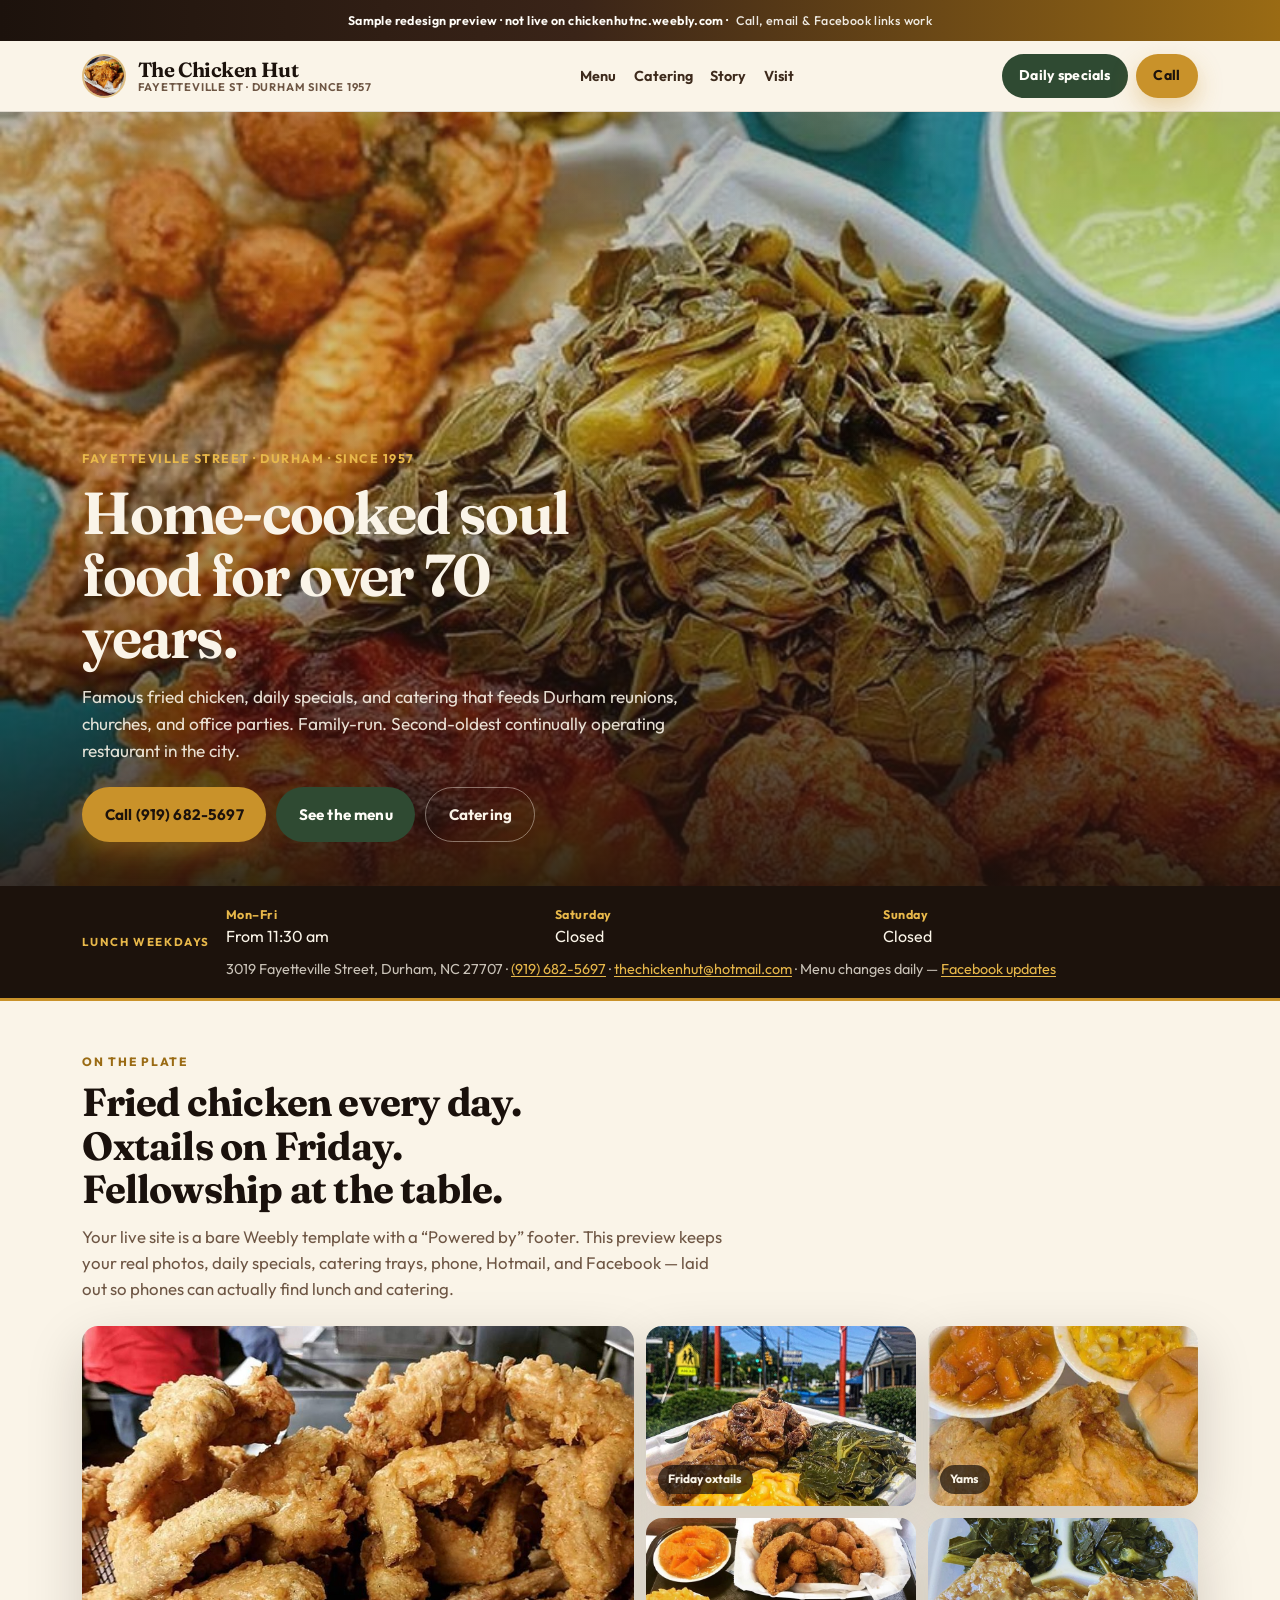
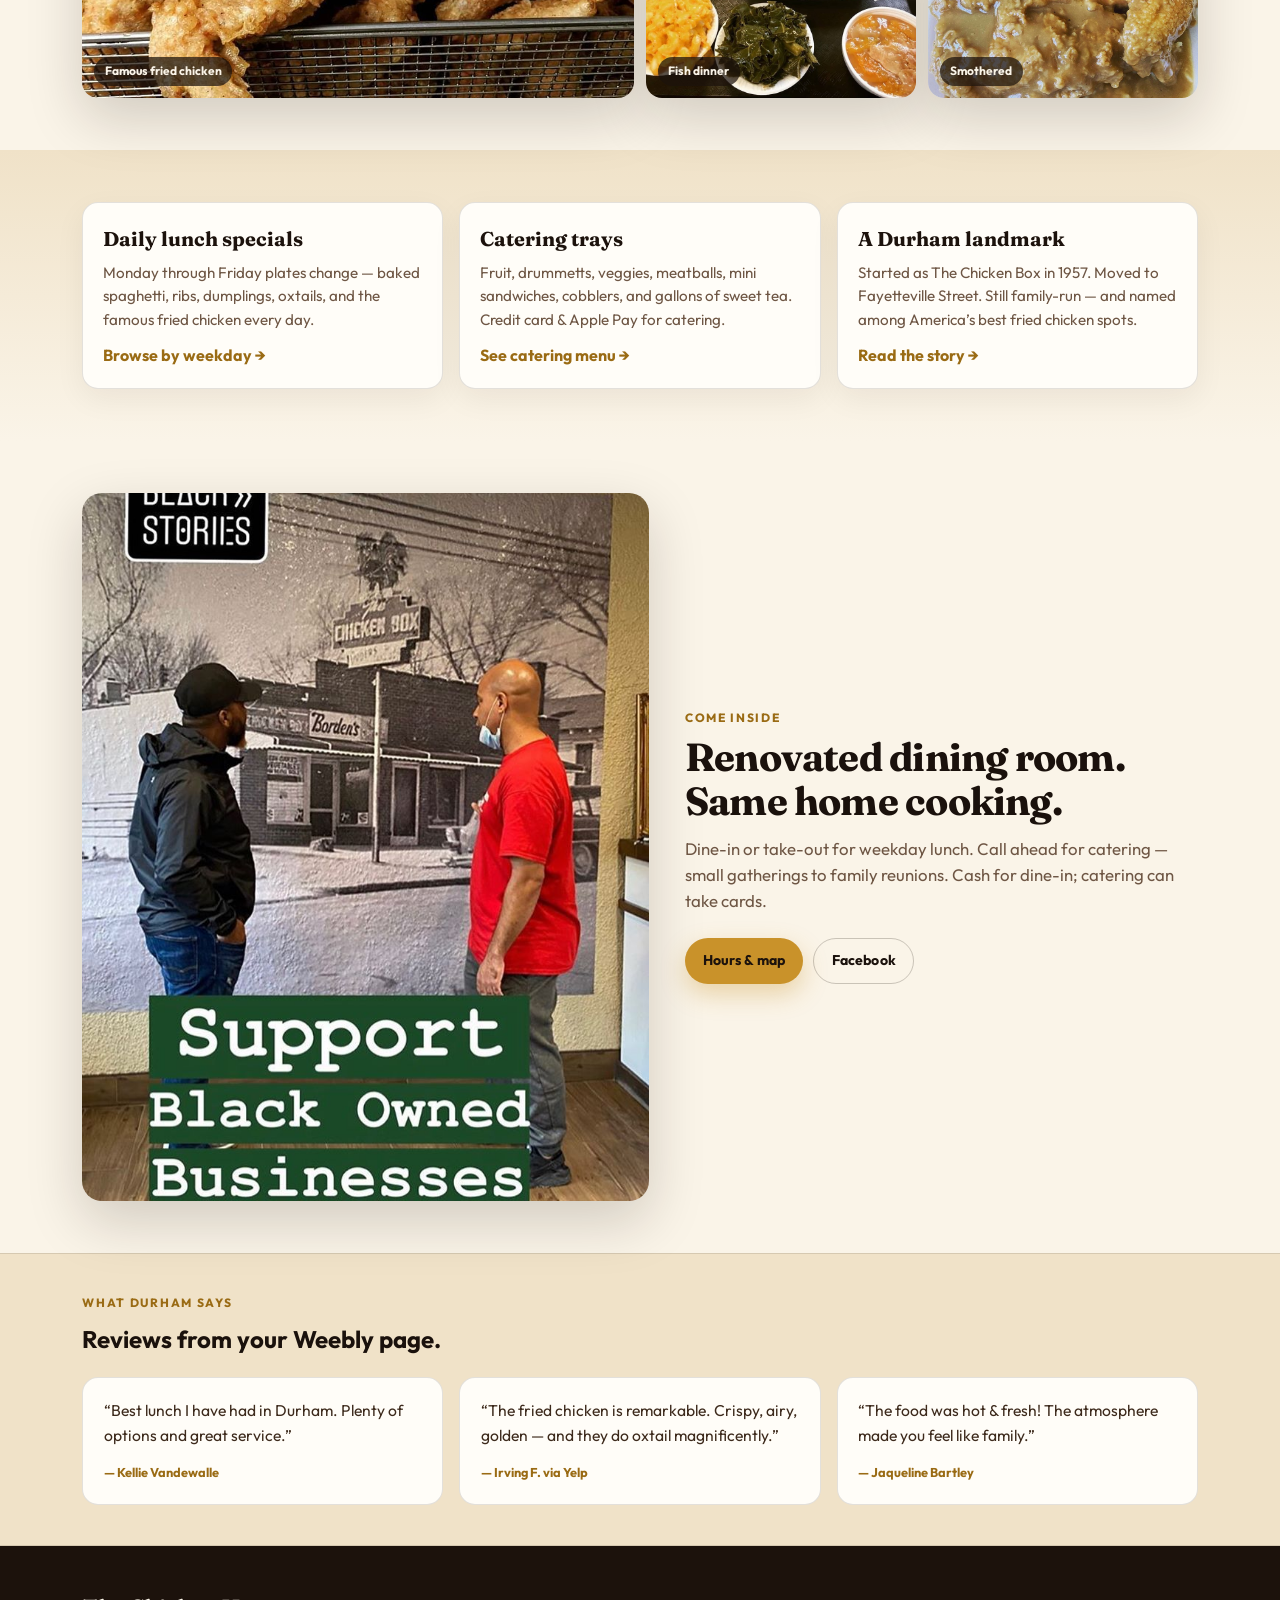
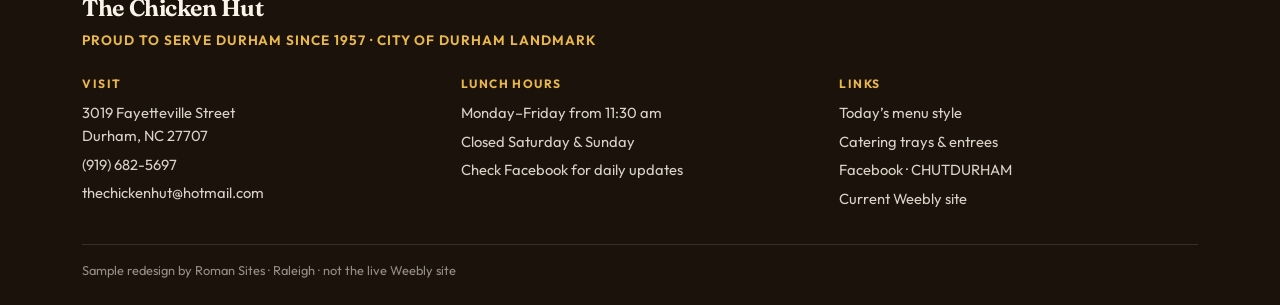
<file: index.html>
<!DOCTYPE html>
<html lang="en">
<head>
  <meta charset="utf-8" />
  <meta name="viewport" content="width=device-width, initial-scale=1" />
  <title>The Chicken Hut · Durham since 1957</title>
  <meta name="description" content="Soul food landmark on Fayetteville Street — famous fried chicken, daily specials, and catering since 1957." />
  <link rel="preconnect" href="https://fonts.googleapis.com" />
  <link rel="preconnect" href="https://fonts.gstatic.com" crossorigin />
  <link href="https://fonts.googleapis.com/css2?family=Fraunces:opsz,wght@9..144,500;9..144,650;9..144,700&family=Outfit:wght@400;500;600;700;800&display=swap" rel="stylesheet" />
  <link rel="stylesheet" href="assets/styles.css" />
</head>
<body>
  <div class="preview-banner" role="status">Sample redesign preview · not live on chickenhutnc.weebly.com · <span>Call, email &amp; Facebook links work</span></div>
  <header class="site-header">
    <div class="nav-inner">
      <a class="brand" href="index.html">
        <img class="brand-mark" src="assets/logo-mark.png" alt="The Chicken Hut logo" width="44" height="44" />
        <span class="brand-text"><span class="brand-name">The Chicken Hut</span><span class="brand-tag">Fayetteville St · Durham since 1957</span></span>
      </a>
      <nav class="nav-links" aria-label="Primary">
        <a href="menu.html">Menu</a>
        <a href="catering.html">Catering</a>
        <a href="story.html">Story</a>
        <a href="visit.html">Visit</a>
      </nav>
      <div class="nav-ctas">
        <a class="btn btn-secondary" href="https://www.facebook.com/CHUTDURHAM" target="_blank" rel="noopener">Daily specials</a>
        <a class="btn btn-primary" href="tel:9196825697">Call</a>
        <button class="nav-toggle" type="button" data-nav-toggle aria-expanded="false" aria-controls="mobile-nav" aria-label="Open menu"><span></span></button>
      </div>
    </div>
    <div class="mobile-panel" id="mobile-nav" data-mobile-panel>
      <a href="menu.html">Menu</a>
      <a href="catering.html">Catering</a>
      <a href="story.html">Story</a>
      <a href="visit.html">Visit</a>
      <a href="https://www.facebook.com/CHUTDURHAM" target="_blank" rel="noopener">Facebook specials</a>
      <a href="mailto:thechickenhut@hotmail.com">thechickenhut@hotmail.com</a>
      <div class="mobile-ctas">
        <a class="btn btn-secondary" href="https://www.facebook.com/CHUTDURHAM" target="_blank" rel="noopener">Facebook</a>
        <a class="btn btn-primary" href="tel:9196825697">Call</a>
      </div>
    </div>
  </header>

<main>
  <section class="hero">
    <div class="hero-media" aria-hidden="true"><img src="assets/hero-food.jpg" alt="" width="780" height="960" fetchpriority="high" /></div>
    <div class="hero-shade" aria-hidden="true"></div>
    <div class="hero-content">
      <p class="eyebrow">Fayetteville Street · Durham · since 1957</p>
      <h1>Home-cooked soul food for over 70 years.</h1>
      <p class="hero-lead">Famous fried chicken, daily specials, and catering that feeds Durham reunions, churches, and office parties. Family-run. Second-oldest continually operating restaurant in the city.</p>
      <div class="hero-actions">
        <a class="btn btn-primary btn-lg" href="tel:9196825697">Call (919) 682-5697</a>
        <a class="btn btn-secondary btn-lg" href="menu.html">See the menu</a>
        <a class="btn btn-ghost btn-lg btn-on-dark" href="catering.html">Catering</a>
      </div>
    </div>
  </section>
  <aside class="hours-strip" aria-label="Hours">
    <div class="hours-strip-inner">
      <div class="hours-label">Lunch weekdays</div>
      <div>
        <div class="hours-grid">
          <div><strong>Mon–Fri</strong>From 11:30 am</div>
          <div><strong>Saturday</strong>Closed</div>
          <div><strong>Sunday</strong>Closed</div>
        </div>
        <p class="hours-note">3019 Fayetteville Street, Durham, NC 27707 · <a href="tel:9196825697">(919) 682-5697</a> · <a href="mailto:thechickenhut@hotmail.com">thechickenhut@hotmail.com</a> · Menu changes daily — <a href="https://www.facebook.com/CHUTDURHAM" target="_blank" rel="noopener">Facebook updates</a></p>
      </div>
    </div>
  </aside>
  <section class="section">
    <div class="section-inner">
      <p class="section-kicker">On the plate</p>
      <h2>Fried chicken every day. Oxtails on Friday. Fellowship at the table.</h2>
      <p class="section-lead">Your live site is a bare Weebly template with a “Powered by” footer. This preview keeps your real photos, daily specials, catering trays, phone, Hotmail, and Facebook — laid out so phones can actually find lunch and catering.</p>
      <div class="photo-mosaic-grid">
        <div class="tile"><img src="assets/chicken-menu.jpg" alt="Famous fried chicken plate" /><span class="tile-caption">Famous fried chicken</span></div>
        <div class="tile"><img src="assets/oxtails.jpg" alt="Oxtails special" /><span class="tile-caption">Friday oxtails</span></div>
        <div class="tile"><img src="assets/yams.jpg" alt="Candied yams" /><span class="tile-caption">Yams</span></div>
        <div class="tile"><img src="assets/fish-dinner.jpg" alt="Fish dinner" /><span class="tile-caption">Fish dinner</span></div>
        <div class="tile"><img src="assets/smothered.jpg" alt="Smothered chicken" /><span class="tile-caption">Smothered</span></div>
      </div>
    </div>
  </section>
  <section class="section section-alt">
    <div class="section-inner">
      <div class="feature-grid">
        <article class="feature-card">
          <h3>Daily lunch specials</h3>
          <p>Monday through Friday plates change — baked spaghetti, ribs, dumplings, oxtails, and the famous fried chicken every day.</p>
          <a href="menu.html">Browse by weekday →</a>
        </article>
        <article class="feature-card">
          <h3>Catering trays</h3>
          <p>Fruit, drummetts, veggies, meatballs, mini sandwiches, cobblers, and gallons of sweet tea. Credit card &amp; Apple Pay for catering.</p>
          <a href="catering.html">See catering menu →</a>
        </article>
        <article class="feature-card">
          <h3>A Durham landmark</h3>
          <p>Started as The Chicken Box in 1957. Moved to Fayetteville Street. Still family-run — and named among America’s best fried chicken spots.</p>
          <a href="story.html">Read the story →</a>
        </article>
      </div>
    </div>
  </section>
  <section class="section">
    <div class="section-inner split">
      <div class="split-media"><img src="assets/interior.jpg" alt="Inside The Chicken Hut dining room" width="768" height="960" /></div>
      <div>
        <p class="section-kicker">Come inside</p>
        <h2>Renovated dining room. Same home cooking.</h2>
        <p class="section-lead">Dine-in or take-out for weekday lunch. Call ahead for catering — small gatherings to family reunions. Cash for dine-in; catering can take cards.</p>
        <div class="hero-actions">
          <a class="btn btn-primary" href="visit.html">Hours &amp; map</a>
          <a class="btn btn-ghost" href="https://www.facebook.com/CHUTDURHAM" target="_blank" rel="noopener">Facebook</a>
        </div>
      </div>
    </div>
  </section>
  <section class="quote-band">
    <div class="section-inner">
      <p class="section-kicker">What Durham says</p>
      <h2 style="margin-bottom:1.2rem">Reviews from your Weebly page.</h2>
      <div class="quote-grid">
        <blockquote class="quote-card"><p>“Best lunch I have had in Durham. Plenty of options and great service.”</p><cite>— Kellie Vandewalle</cite></blockquote>
        <blockquote class="quote-card"><p>“The fried chicken is remarkable. Crispy, airy, golden — and they do oxtail magnificently.”</p><cite>— Irving F. via Yelp</cite></blockquote>
        <blockquote class="quote-card"><p>“The food was hot &amp; fresh! The atmosphere made you feel like family.”</p><cite>— Jaqueline Bartley</cite></blockquote>
      </div>
    </div>
  </section>

</main>
  <footer class="site-footer">
    <div class="footer-inner">
      <div class="footer-brand">
        <div class="brand-name">The Chicken Hut</div>
        <div class="brand-tag">Proud to serve Durham since 1957 · City of Durham Landmark</div>
      </div>
      <div class="footer-cols">
        <div>
          <h4>Visit</h4>
          <p>3019 Fayetteville Street<br>Durham, NC 27707</p>
          <a href="tel:9196825697">(919) 682-5697</a>
          <a href="mailto:thechickenhut@hotmail.com">thechickenhut@hotmail.com</a>
        </div>
        <div>
          <h4>Lunch hours</h4>
          <p>Monday–Friday from 11:30 am</p>
          <p>Closed Saturday &amp; Sunday</p>
          <p>Check Facebook for daily updates</p>
        </div>
        <div>
          <h4>Links</h4>
          <a href="menu.html">Today’s menu style</a>
          <a href="catering.html">Catering trays &amp; entrees</a>
          <a href="https://www.facebook.com/CHUTDURHAM" target="_blank" rel="noopener">Facebook · CHUTDURHAM</a>
          <a href="https://chickenhutnc.weebly.com/" target="_blank" rel="noopener">Current Weebly site</a>
        </div>
      </div>
      <div class="footer-bottom">Sample redesign by Roman Sites · Raleigh · not the live Weebly site</div>
    </div>
  </footer>
  <script src="assets/site.js"></script>
</body>
</html>
</file>
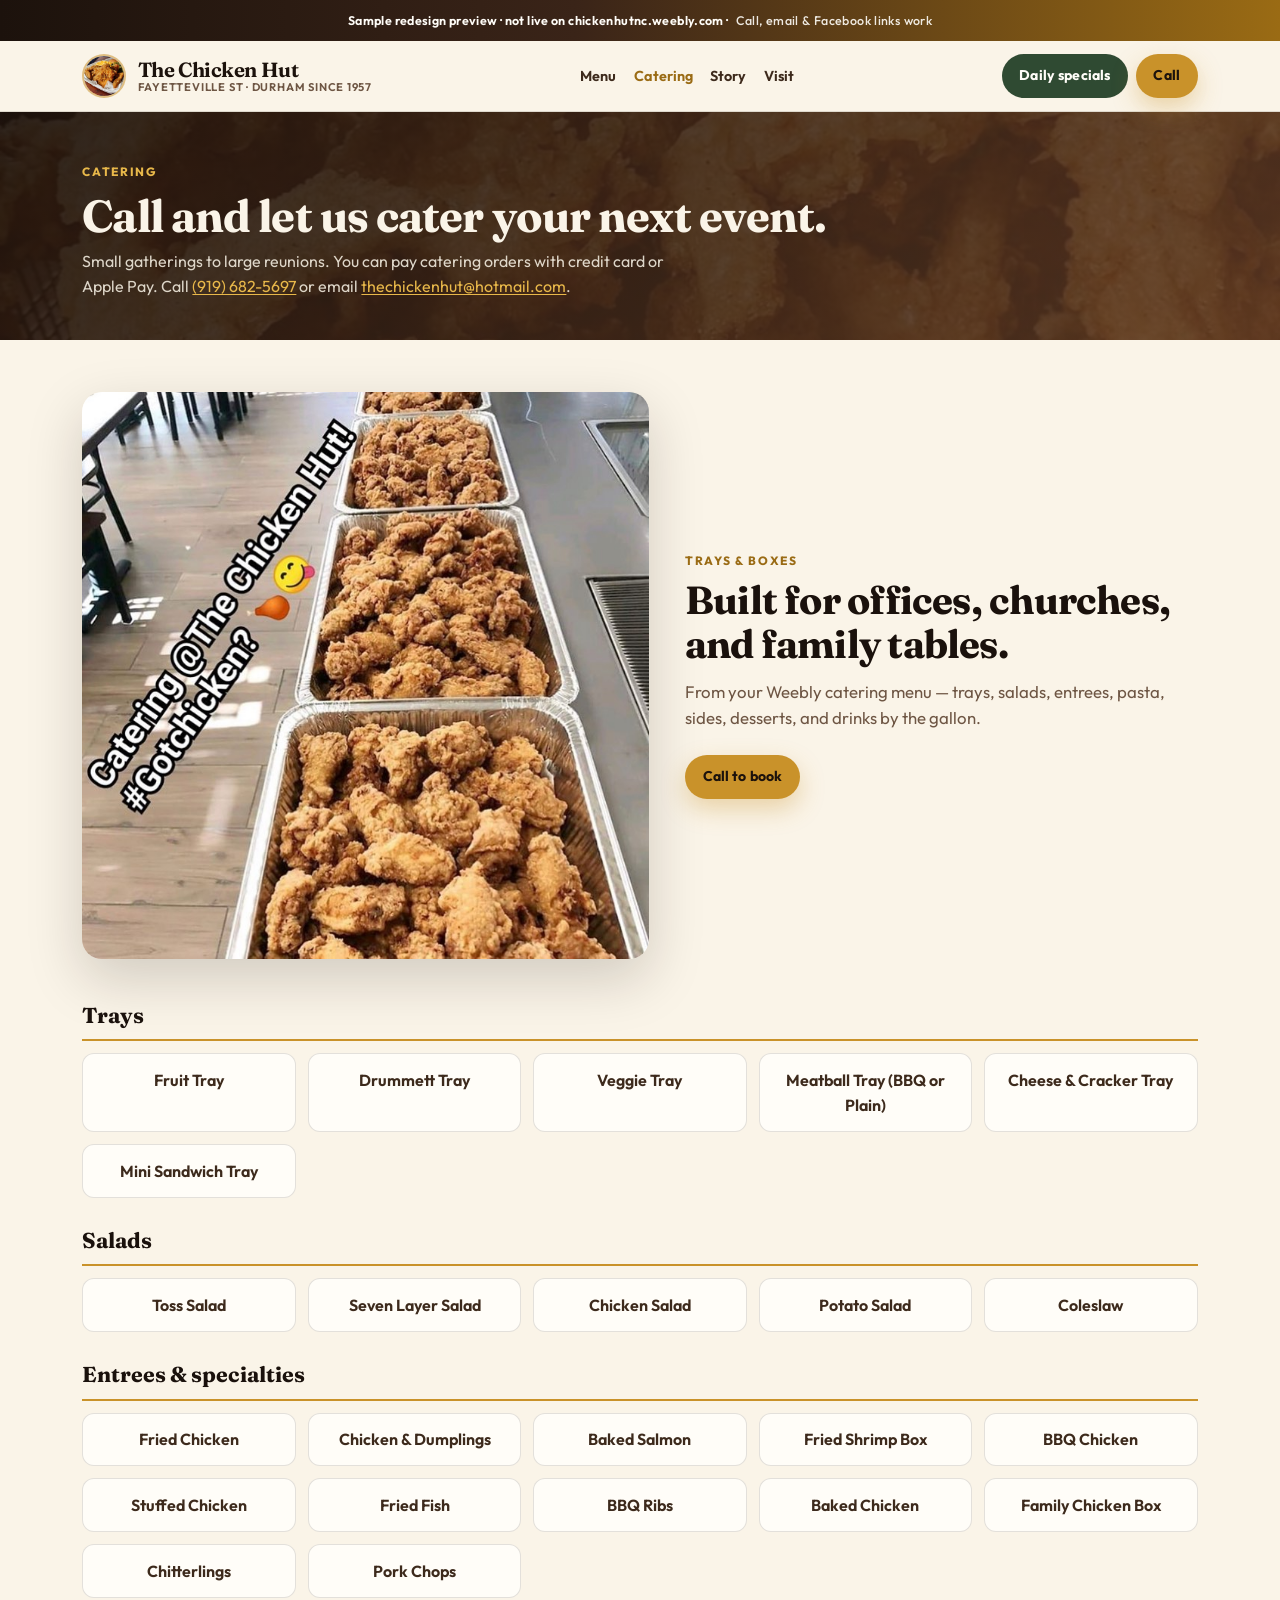
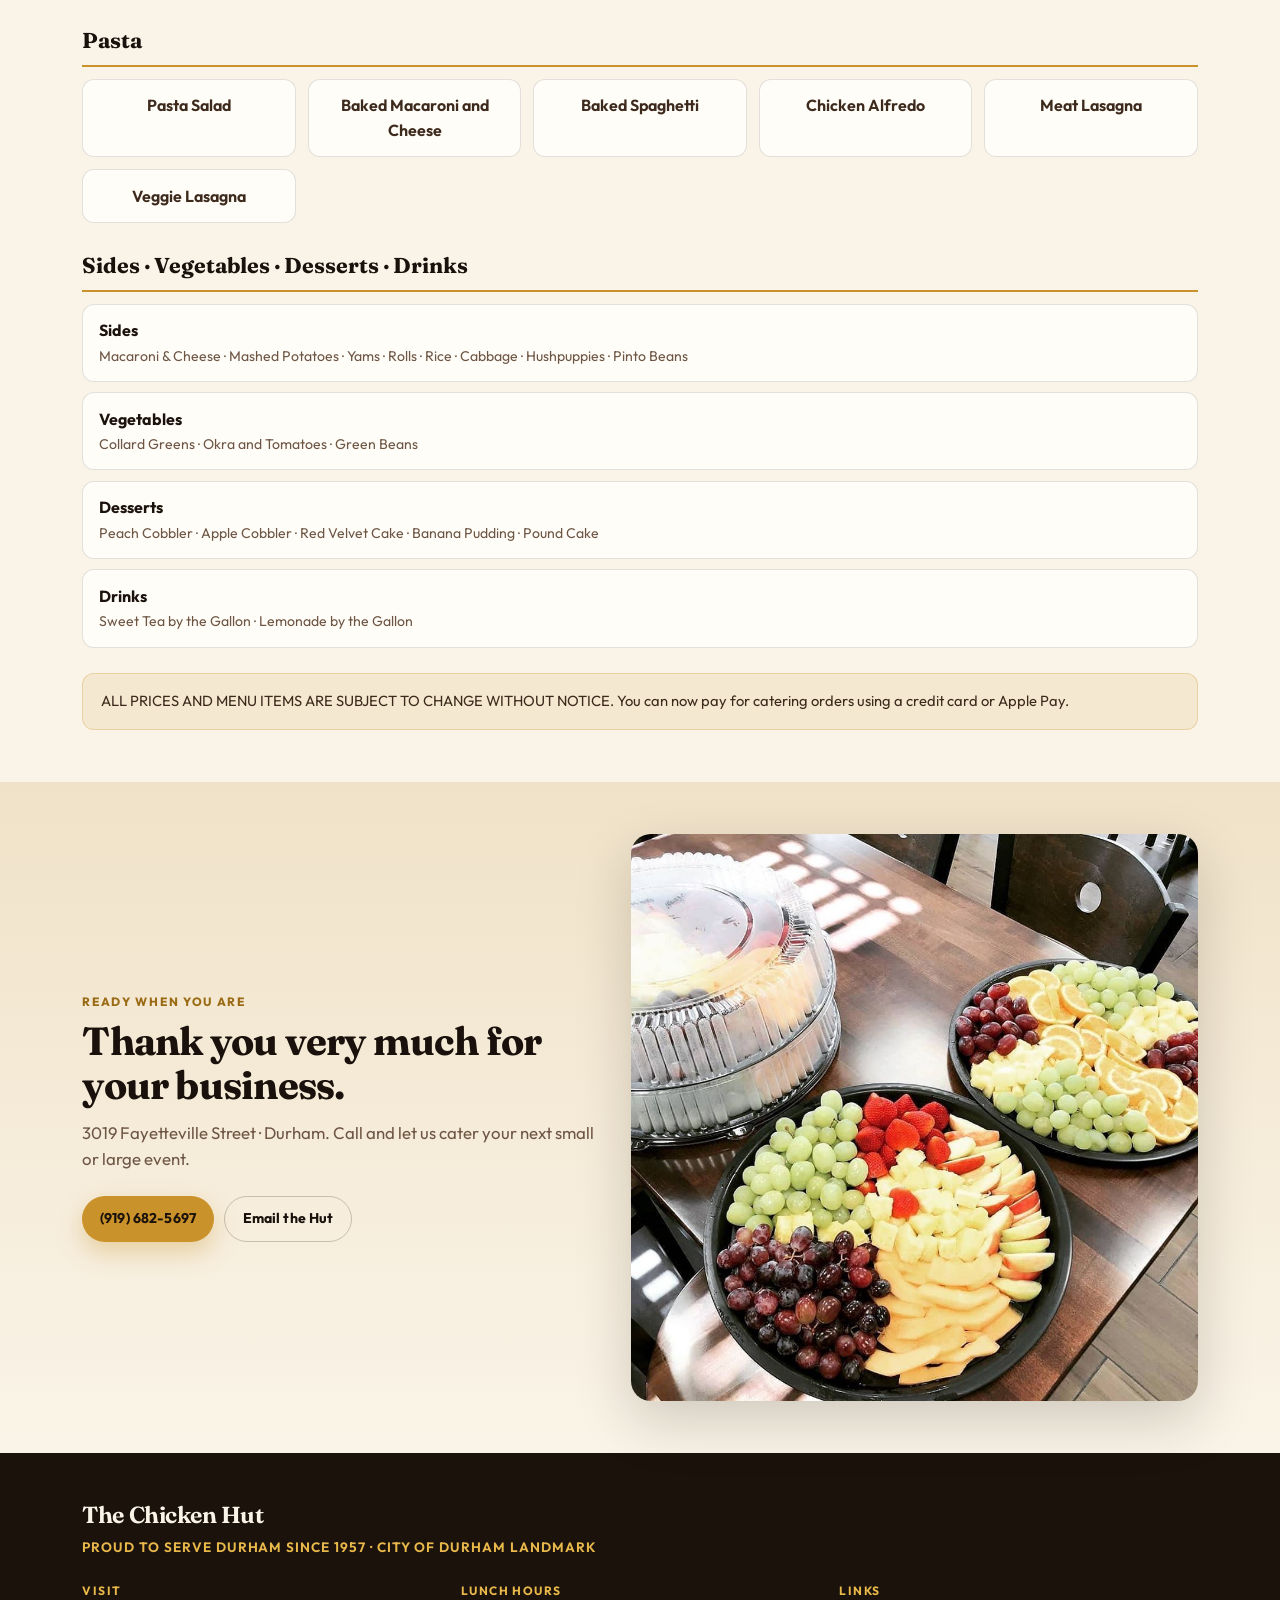
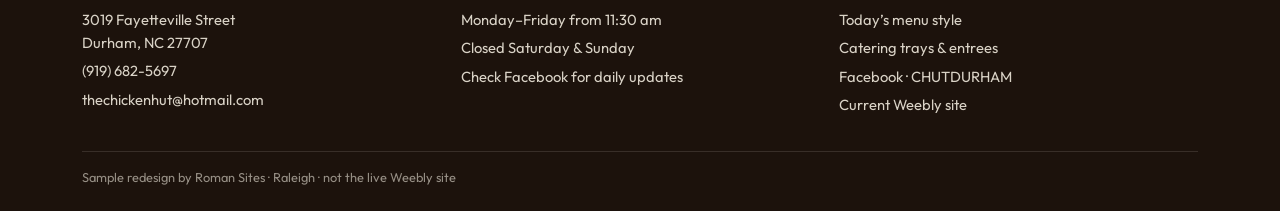
<file: catering.html>
<!DOCTYPE html>
<html lang="en">
<head>
  <meta charset="utf-8" />
  <meta name="viewport" content="width=device-width, initial-scale=1" />
  <title>Catering · The Chicken Hut Durham</title>
  <meta name="description" content="Catering trays, entrees, sides, and desserts from The Chicken Hut in Durham." />
  <link rel="preconnect" href="https://fonts.googleapis.com" />
  <link rel="preconnect" href="https://fonts.gstatic.com" crossorigin />
  <link href="https://fonts.googleapis.com/css2?family=Fraunces:opsz,wght@9..144,500;9..144,650;9..144,700&family=Outfit:wght@400;500;600;700;800&display=swap" rel="stylesheet" />
  <link rel="stylesheet" href="assets/styles.css" />
</head>
<body>
  <div class="preview-banner" role="status">Sample redesign preview · not live on chickenhutnc.weebly.com · <span>Call, email &amp; Facebook links work</span></div>
  <header class="site-header">
    <div class="nav-inner">
      <a class="brand" href="index.html">
        <img class="brand-mark" src="assets/logo-mark.png" alt="The Chicken Hut logo" width="44" height="44" />
        <span class="brand-text"><span class="brand-name">The Chicken Hut</span><span class="brand-tag">Fayetteville St · Durham since 1957</span></span>
      </a>
      <nav class="nav-links" aria-label="Primary">
        <a href="menu.html">Menu</a>
        <a href="catering.html" aria-current="page">Catering</a>
        <a href="story.html">Story</a>
        <a href="visit.html">Visit</a>
      </nav>
      <div class="nav-ctas">
        <a class="btn btn-secondary" href="https://www.facebook.com/CHUTDURHAM" target="_blank" rel="noopener">Daily specials</a>
        <a class="btn btn-primary" href="tel:9196825697">Call</a>
        <button class="nav-toggle" type="button" data-nav-toggle aria-expanded="false" aria-controls="mobile-nav" aria-label="Open menu"><span></span></button>
      </div>
    </div>
    <div class="mobile-panel" id="mobile-nav" data-mobile-panel>
      <a href="menu.html">Menu</a>
      <a href="catering.html">Catering</a>
      <a href="story.html">Story</a>
      <a href="visit.html">Visit</a>
      <a href="https://www.facebook.com/CHUTDURHAM" target="_blank" rel="noopener">Facebook specials</a>
      <a href="mailto:thechickenhut@hotmail.com">thechickenhut@hotmail.com</a>
      <div class="mobile-ctas">
        <a class="btn btn-secondary" href="https://www.facebook.com/CHUTDURHAM" target="_blank" rel="noopener">Facebook</a>
        <a class="btn btn-primary" href="tel:9196825697">Call</a>
      </div>
    </div>
  </header>

<main>
  <header class="page-hero"><div class="page-hero-inner">
    <p class="section-kicker" style="color:var(--amber)">Catering</p>
    <h1>Call and let us cater your next event.</h1>
    <p>Small gatherings to large reunions. You can pay catering orders with credit card or Apple Pay. Call <a href="tel:9196825697">(919) 682-5697</a> or email <a href="mailto:thechickenhut@hotmail.com">thechickenhut@hotmail.com</a>.</p>
  </div></header>
  <section class="section"><div class="section-inner">
    <div class="split" style="margin-bottom:2.5rem">
      <div class="split-media"><img src="assets/catering.jpg" alt="Catering trays from The Chicken Hut" width="750" height="750" /></div>
      <div>
        <p class="section-kicker">Trays &amp; boxes</p>
        <h2>Built for offices, churches, and family tables.</h2>
        <p class="section-lead">From your Weebly catering menu — trays, salads, entrees, pasta, sides, desserts, and drinks by the gallon.</p>
        <a class="btn btn-primary" href="tel:9196825697">Call to book</a>
      </div>
    </div>
    <div class="menu-section"><h3>Trays</h3>
      <div class="cater-grid">
        <div class="cater-chip">Fruit Tray</div>
        <div class="cater-chip">Drummett Tray</div>
        <div class="cater-chip">Veggie Tray</div>
        <div class="cater-chip">Meatball Tray (BBQ or Plain)</div>
        <div class="cater-chip">Cheese &amp; Cracker Tray</div>
        <div class="cater-chip">Mini Sandwich Tray</div>
      </div>
    </div>
    <div class="menu-section"><h3>Salads</h3>
      <div class="cater-grid">
        <div class="cater-chip">Toss Salad</div>
        <div class="cater-chip">Seven Layer Salad</div>
        <div class="cater-chip">Chicken Salad</div>
        <div class="cater-chip">Potato Salad</div>
        <div class="cater-chip">Coleslaw</div>
      </div>
    </div>
    <div class="menu-section"><h3>Entrees &amp; specialties</h3>
      <div class="cater-grid">
        <div class="cater-chip">Fried Chicken</div>
        <div class="cater-chip">Chicken &amp; Dumplings</div>
        <div class="cater-chip">Baked Salmon</div>
        <div class="cater-chip">Fried Shrimp Box</div>
        <div class="cater-chip">BBQ Chicken</div>
        <div class="cater-chip">Stuffed Chicken</div>
        <div class="cater-chip">Fried Fish</div>
        <div class="cater-chip">BBQ Ribs</div>
        <div class="cater-chip">Baked Chicken</div>
        <div class="cater-chip">Family Chicken Box</div>
        <div class="cater-chip">Chitterlings</div>
        <div class="cater-chip">Pork Chops</div>
      </div>
    </div>
    <div class="menu-section"><h3>Pasta</h3>
      <div class="cater-grid">
        <div class="cater-chip">Pasta Salad</div>
        <div class="cater-chip">Baked Macaroni and Cheese</div>
        <div class="cater-chip">Baked Spaghetti</div>
        <div class="cater-chip">Chicken Alfredo</div>
        <div class="cater-chip">Meat Lasagna</div>
        <div class="cater-chip">Veggie Lasagna</div>
      </div>
    </div>
    <div class="menu-section"><h3>Sides · Vegetables · Desserts · Drinks</h3>
      <div class="menu-list">
        <div class="menu-item"><h4>Sides</h4><p>Macaroni &amp; Cheese · Mashed Potatoes · Yams · Rolls · Rice · Cabbage · Hushpuppies · Pinto Beans</p></div>
        <div class="menu-item"><h4>Vegetables</h4><p>Collard Greens · Okra and Tomatoes · Green Beans</p></div>
        <div class="menu-item"><h4>Desserts</h4><p>Peach Cobbler · Apple Cobbler · Red Velvet Cake · Banana Pudding · Pound Cake</p></div>
        <div class="menu-item"><h4>Drinks</h4><p>Sweet Tea by the Gallon · Lemonade by the Gallon</p></div>
      </div>
    </div>
    <p class="menu-note">ALL PRICES AND MENU ITEMS ARE SUBJECT TO CHANGE WITHOUT NOTICE. You can now pay for catering orders using a credit card or Apple Pay.</p>
  </div></section>
  <section class="section section-alt"><div class="section-inner">
    <div class="split reverse">
      <div class="split-media"><img src="assets/fruit.jpg" alt="Fruit tray catering" width="960" height="960" /></div>
      <div>
        <p class="section-kicker">Ready when you are</p>
        <h2>Thank you very much for your business.</h2>
        <p class="section-lead">3019 Fayetteville Street · Durham. Call and let us cater your next small or large event.</p>
        <div class="hero-actions">
          <a class="btn btn-primary" href="tel:9196825697">(919) 682-5697</a>
          <a class="btn btn-ghost" href="mailto:thechickenhut@hotmail.com">Email the Hut</a>
        </div>
      </div>
    </div>
  </div></section>

</main>
  <footer class="site-footer">
    <div class="footer-inner">
      <div class="footer-brand">
        <div class="brand-name">The Chicken Hut</div>
        <div class="brand-tag">Proud to serve Durham since 1957 · City of Durham Landmark</div>
      </div>
      <div class="footer-cols">
        <div>
          <h4>Visit</h4>
          <p>3019 Fayetteville Street<br>Durham, NC 27707</p>
          <a href="tel:9196825697">(919) 682-5697</a>
          <a href="mailto:thechickenhut@hotmail.com">thechickenhut@hotmail.com</a>
        </div>
        <div>
          <h4>Lunch hours</h4>
          <p>Monday–Friday from 11:30 am</p>
          <p>Closed Saturday &amp; Sunday</p>
          <p>Check Facebook for daily updates</p>
        </div>
        <div>
          <h4>Links</h4>
          <a href="menu.html">Today’s menu style</a>
          <a href="catering.html">Catering trays &amp; entrees</a>
          <a href="https://www.facebook.com/CHUTDURHAM" target="_blank" rel="noopener">Facebook · CHUTDURHAM</a>
          <a href="https://chickenhutnc.weebly.com/" target="_blank" rel="noopener">Current Weebly site</a>
        </div>
      </div>
      <div class="footer-bottom">Sample redesign by Roman Sites · Raleigh · not the live Weebly site</div>
    </div>
  </footer>
  <script src="assets/site.js"></script>
</body>
</html>
</file>
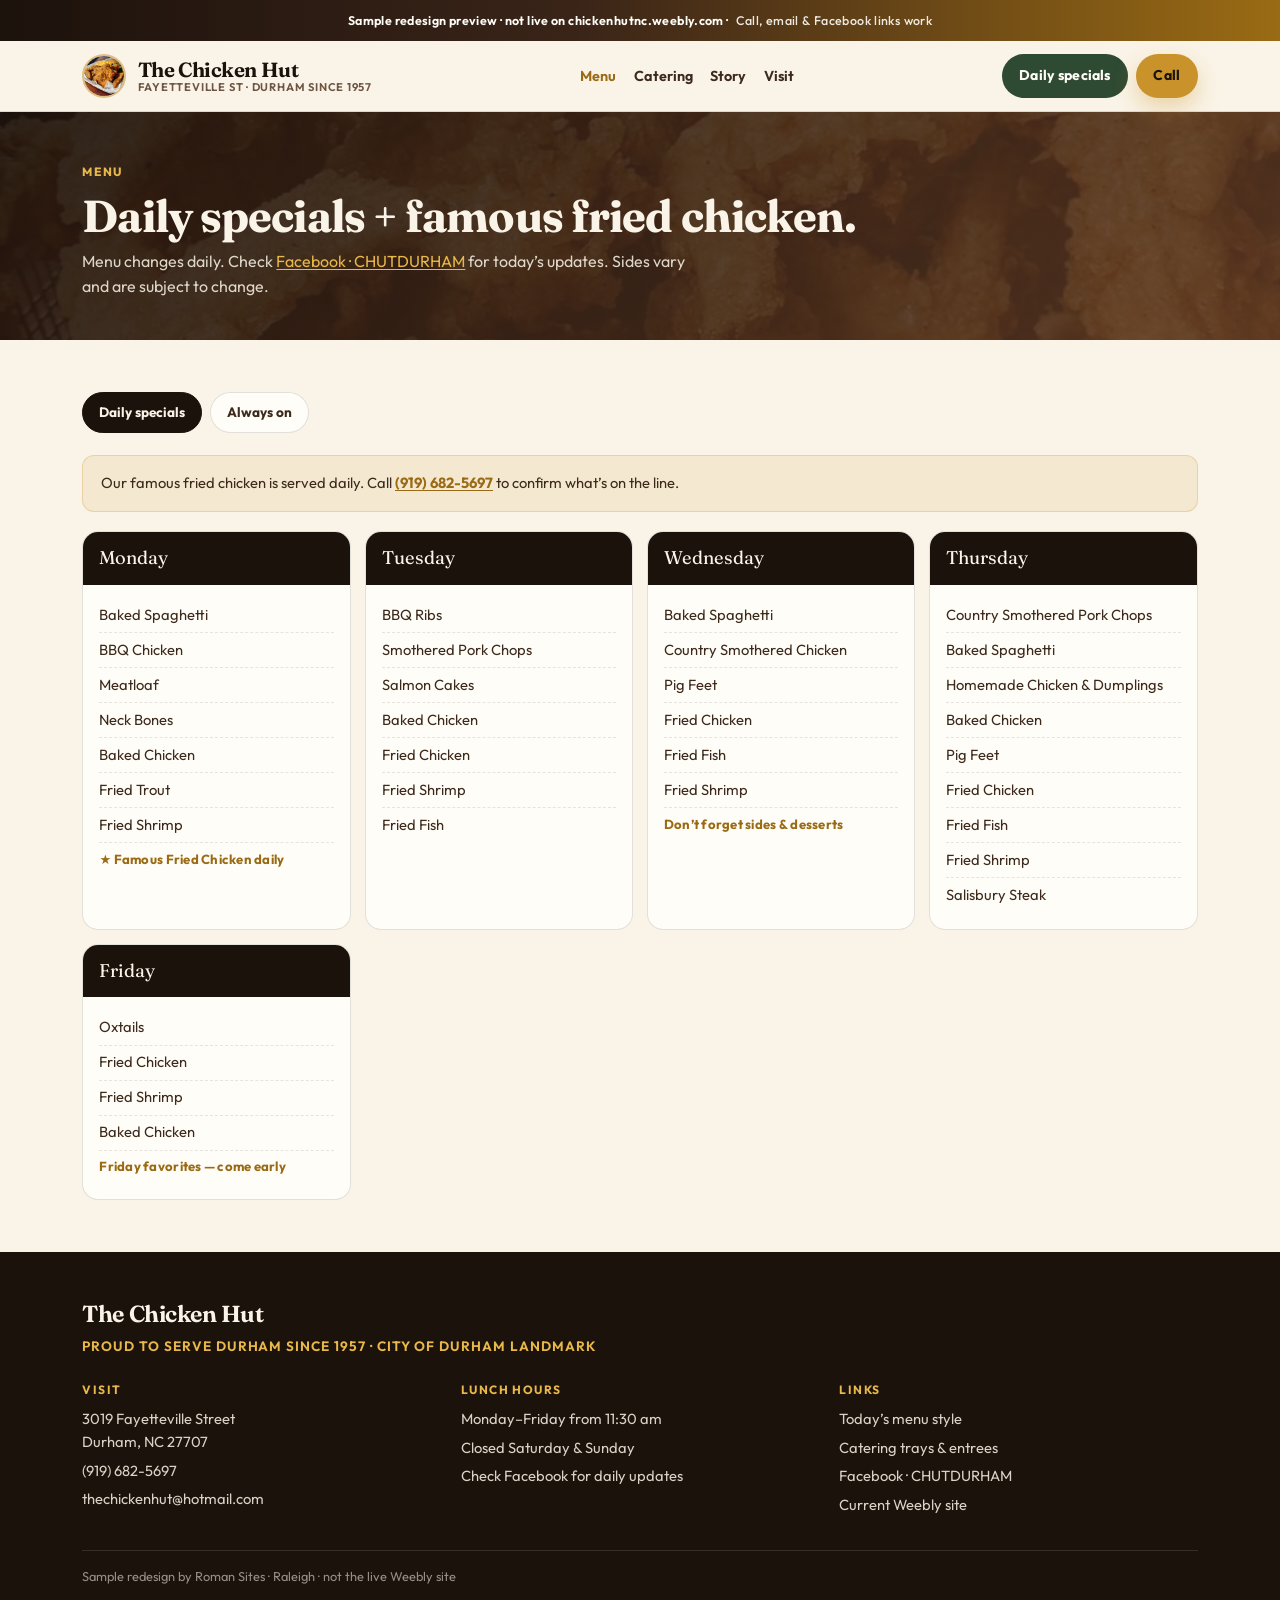
<file: menu.html>
<!DOCTYPE html>
<html lang="en">
<head>
  <meta charset="utf-8" />
  <meta name="viewport" content="width=device-width, initial-scale=1" />
  <title>Menu · The Chicken Hut Durham</title>
  <meta name="description" content="Daily lunch specials and famous fried chicken at The Chicken Hut, Durham NC." />
  <link rel="preconnect" href="https://fonts.googleapis.com" />
  <link rel="preconnect" href="https://fonts.gstatic.com" crossorigin />
  <link href="https://fonts.googleapis.com/css2?family=Fraunces:opsz,wght@9..144,500;9..144,650;9..144,700&family=Outfit:wght@400;500;600;700;800&display=swap" rel="stylesheet" />
  <link rel="stylesheet" href="assets/styles.css" />
</head>
<body>
  <div class="preview-banner" role="status">Sample redesign preview · not live on chickenhutnc.weebly.com · <span>Call, email &amp; Facebook links work</span></div>
  <header class="site-header">
    <div class="nav-inner">
      <a class="brand" href="index.html">
        <img class="brand-mark" src="assets/logo-mark.png" alt="The Chicken Hut logo" width="44" height="44" />
        <span class="brand-text"><span class="brand-name">The Chicken Hut</span><span class="brand-tag">Fayetteville St · Durham since 1957</span></span>
      </a>
      <nav class="nav-links" aria-label="Primary">
        <a href="menu.html" aria-current="page">Menu</a>
        <a href="catering.html">Catering</a>
        <a href="story.html">Story</a>
        <a href="visit.html">Visit</a>
      </nav>
      <div class="nav-ctas">
        <a class="btn btn-secondary" href="https://www.facebook.com/CHUTDURHAM" target="_blank" rel="noopener">Daily specials</a>
        <a class="btn btn-primary" href="tel:9196825697">Call</a>
        <button class="nav-toggle" type="button" data-nav-toggle aria-expanded="false" aria-controls="mobile-nav" aria-label="Open menu"><span></span></button>
      </div>
    </div>
    <div class="mobile-panel" id="mobile-nav" data-mobile-panel>
      <a href="menu.html">Menu</a>
      <a href="catering.html">Catering</a>
      <a href="story.html">Story</a>
      <a href="visit.html">Visit</a>
      <a href="https://www.facebook.com/CHUTDURHAM" target="_blank" rel="noopener">Facebook specials</a>
      <a href="mailto:thechickenhut@hotmail.com">thechickenhut@hotmail.com</a>
      <div class="mobile-ctas">
        <a class="btn btn-secondary" href="https://www.facebook.com/CHUTDURHAM" target="_blank" rel="noopener">Facebook</a>
        <a class="btn btn-primary" href="tel:9196825697">Call</a>
      </div>
    </div>
  </header>

<main>
  <header class="page-hero"><div class="page-hero-inner">
    <p class="section-kicker" style="color:var(--amber)">Menu</p>
    <h1>Daily specials + famous fried chicken.</h1>
    <p>Menu changes daily. Check <a href="https://www.facebook.com/CHUTDURHAM" target="_blank" rel="noopener">Facebook · CHUTDURHAM</a> for today’s updates. Sides vary and are subject to change.</p>
  </div></header>
  <section class="section"><div class="section-inner">
    <div class="menu-tabs" role="tablist" aria-label="Menu sections">
      <button class="menu-tab" type="button" data-menu-tab="daily" aria-selected="true">Daily specials</button>
      <button class="menu-tab" type="button" data-menu-tab="always">Always on</button>
    </div>
    <div data-menu-panel="daily">
      <p class="menu-note" style="margin-bottom:1.2rem">Our famous fried chicken is served daily. Call <a href="tel:9196825697">(919) 682-5697</a> to confirm what’s on the line.</p>
      <div class="day-grid">
        <article class="day-card"><header>Monday</header><ul>
          <li>Baked Spaghetti</li><li>BBQ Chicken</li><li>Meatloaf</li><li>Neck Bones</li><li>Baked Chicken</li><li>Fried Trout</li><li>Fried Shrimp</li>
          <li class="famous">★ Famous Fried Chicken daily</li>
        </ul></article>
        <article class="day-card"><header>Tuesday</header><ul>
          <li>BBQ Ribs</li><li>Smothered Pork Chops</li><li>Salmon Cakes</li><li>Baked Chicken</li><li>Fried Chicken</li><li>Fried Shrimp</li><li>Fried Fish</li>
        </ul></article>
        <article class="day-card"><header>Wednesday</header><ul>
          <li>Baked Spaghetti</li><li>Country Smothered Chicken</li><li>Pig Feet</li><li>Fried Chicken</li><li>Fried Fish</li><li>Fried Shrimp</li>
          <li class="famous">Don’t forget sides &amp; desserts</li>
        </ul></article>
        <article class="day-card"><header>Thursday</header><ul>
          <li>Country Smothered Pork Chops</li><li>Baked Spaghetti</li><li>Homemade Chicken &amp; Dumplings</li><li>Baked Chicken</li><li>Pig Feet</li><li>Fried Chicken</li><li>Fried Fish</li><li>Fried Shrimp</li><li>Salisbury Steak</li>
        </ul></article>
        <article class="day-card"><header>Friday</header><ul>
          <li>Oxtails</li><li>Fried Chicken</li><li>Fried Shrimp</li><li>Baked Chicken</li>
          <li class="famous">Friday favorites — come early</li>
        </ul></article>
      </div>
    </div>
    <div data-menu-panel="always" hidden>
      <div class="split" style="margin-bottom:2rem">
        <div class="split-media"><img src="assets/chicken-dinner.jpg" alt="Chicken dinner plate" width="920" height="519" /></div>
        <div>
          <p class="section-kicker">House favorites</p>
          <h2>Plates regulars order by name.</h2>
          <p class="section-lead">Fried chicken made to order (dark or white), mac &amp; cheese, yams, greens, okra &amp; tomatoes, hushpuppies, cobblers.</p>
        </div>
      </div>
      <div class="menu-section"><h3>Sides &amp; vegetables (vary daily)</h3>
        <div class="menu-list">
          <div class="menu-item"><h4>Macaroni &amp; Cheese · Mashed Potatoes · Yams · Rolls</h4></div>
          <div class="menu-item"><h4>Rice · Cabbage · Hushpuppies · Pinto Beans</h4></div>
          <div class="menu-item"><h4>Collard Greens · Okra and Tomatoes · Green Beans</h4></div>
        </div>
      </div>
      <div class="menu-section"><h3>Desserts</h3>
        <div class="menu-list">
          <div class="menu-item"><h4>Peach Cobbler · Apple Cobbler · Red Velvet Cake · Banana Pudding · Pound Cake</h4><p>Availability changes — ask at the counter.</p></div>
        </div>
      </div>
      <p class="menu-note">All prices and menu items are subject to change without notice. Full catering list on the <a href="catering.html">catering page</a>.</p>
    </div>
  </div></section>

</main>
  <footer class="site-footer">
    <div class="footer-inner">
      <div class="footer-brand">
        <div class="brand-name">The Chicken Hut</div>
        <div class="brand-tag">Proud to serve Durham since 1957 · City of Durham Landmark</div>
      </div>
      <div class="footer-cols">
        <div>
          <h4>Visit</h4>
          <p>3019 Fayetteville Street<br>Durham, NC 27707</p>
          <a href="tel:9196825697">(919) 682-5697</a>
          <a href="mailto:thechickenhut@hotmail.com">thechickenhut@hotmail.com</a>
        </div>
        <div>
          <h4>Lunch hours</h4>
          <p>Monday–Friday from 11:30 am</p>
          <p>Closed Saturday &amp; Sunday</p>
          <p>Check Facebook for daily updates</p>
        </div>
        <div>
          <h4>Links</h4>
          <a href="menu.html">Today’s menu style</a>
          <a href="catering.html">Catering trays &amp; entrees</a>
          <a href="https://www.facebook.com/CHUTDURHAM" target="_blank" rel="noopener">Facebook · CHUTDURHAM</a>
          <a href="https://chickenhutnc.weebly.com/" target="_blank" rel="noopener">Current Weebly site</a>
        </div>
      </div>
      <div class="footer-bottom">Sample redesign by Roman Sites · Raleigh · not the live Weebly site</div>
    </div>
  </footer>
  <script src="assets/site.js"></script>
</body>
</html>
</file>
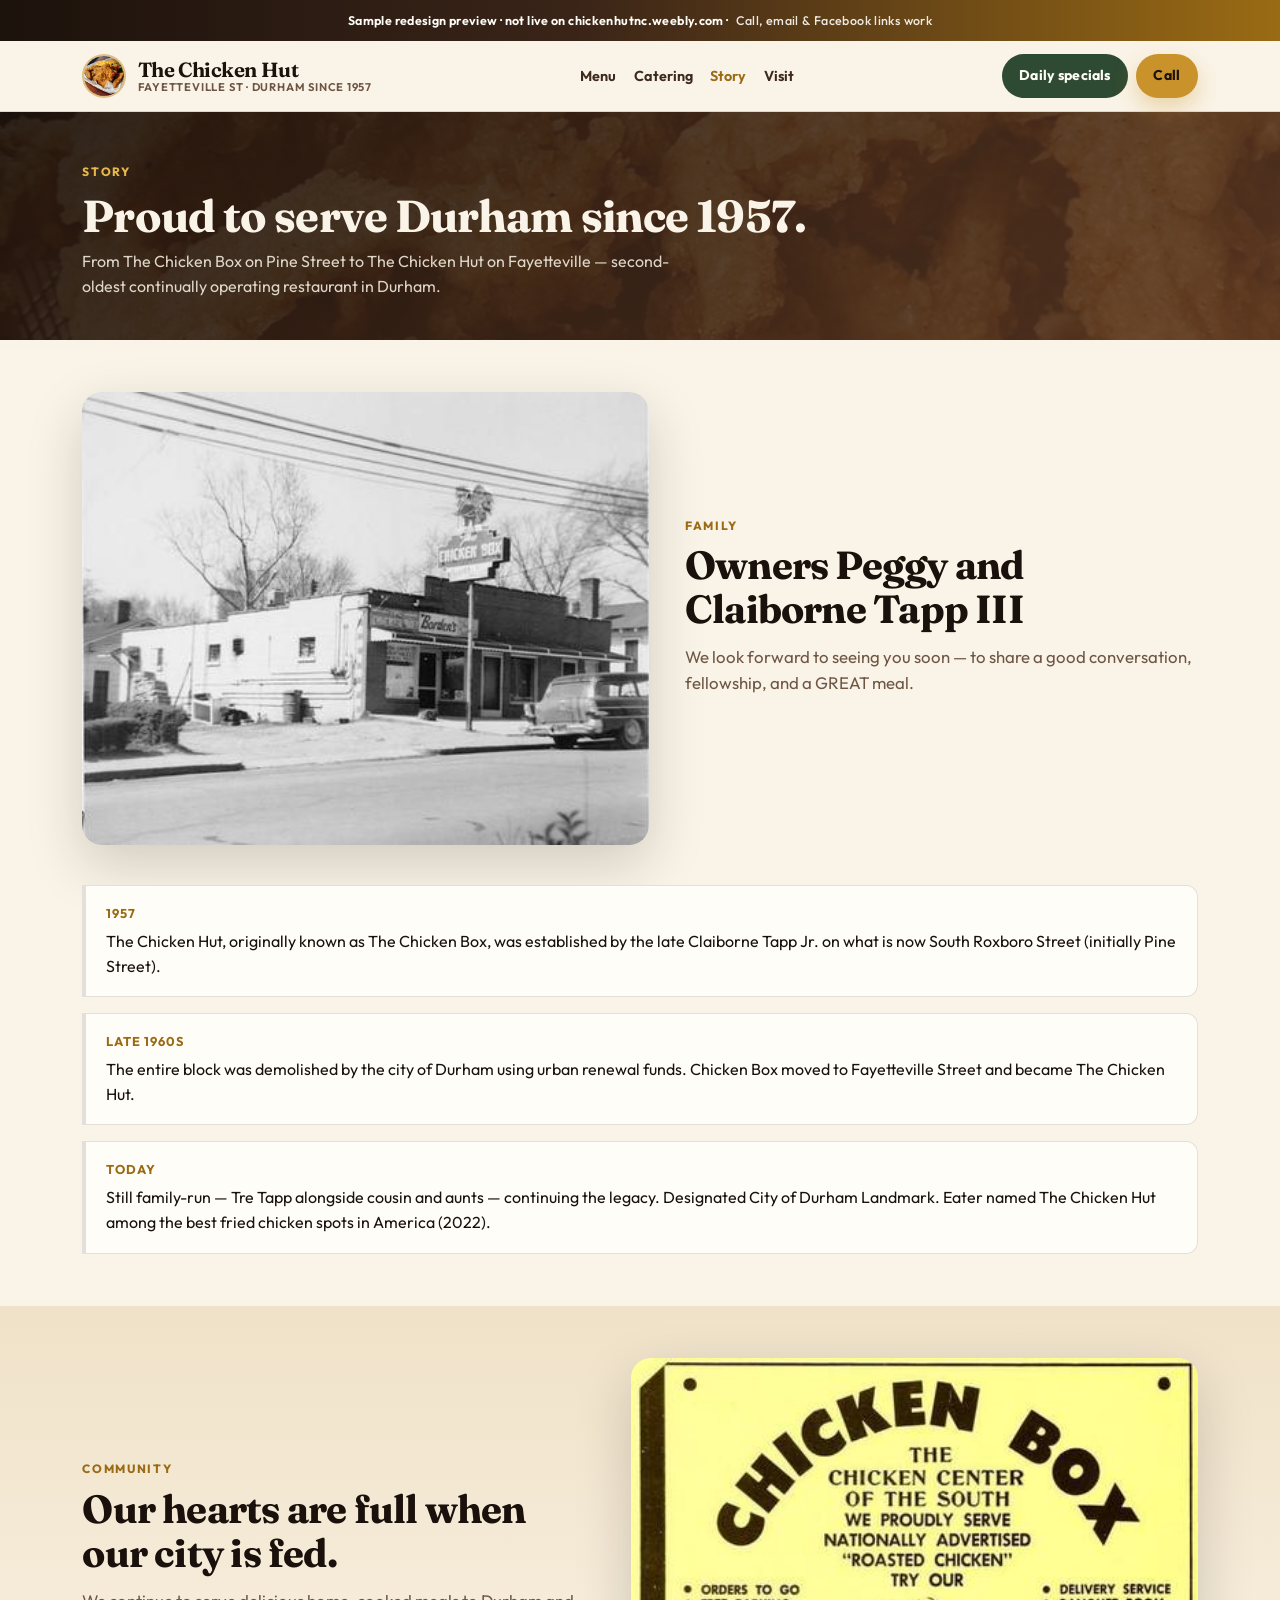
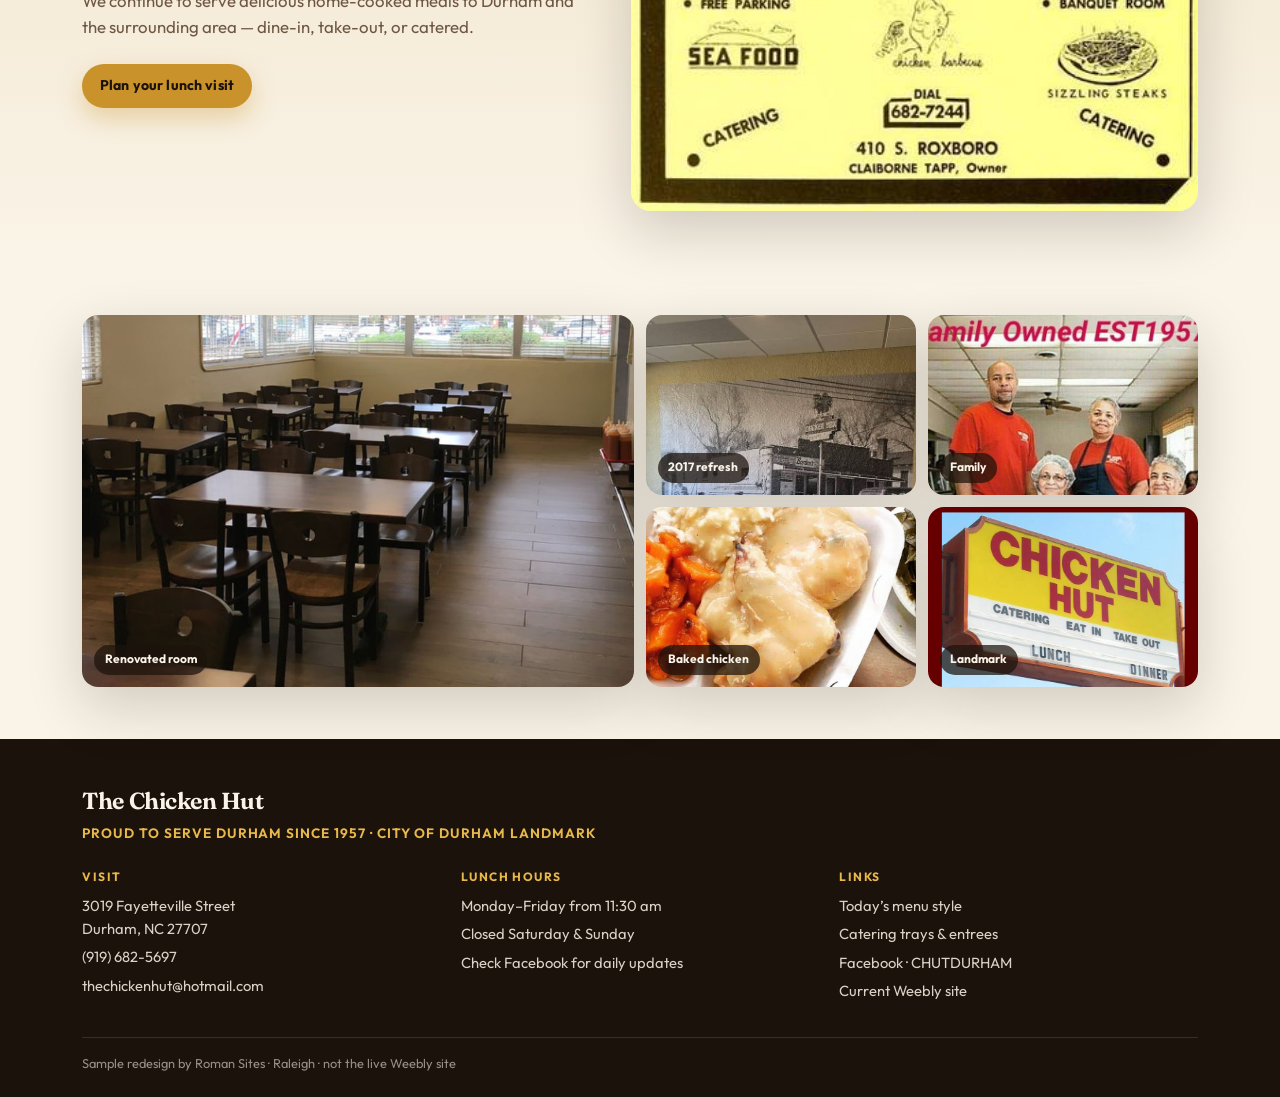
<file: story.html>
<!DOCTYPE html>
<html lang="en">
<head>
  <meta charset="utf-8" />
  <meta name="viewport" content="width=device-width, initial-scale=1" />
  <title>Story · The Chicken Hut Durham</title>
  <meta name="description" content="Family history of The Chicken Hut — Durham landmark since 1957." />
  <link rel="preconnect" href="https://fonts.googleapis.com" />
  <link rel="preconnect" href="https://fonts.gstatic.com" crossorigin />
  <link href="https://fonts.googleapis.com/css2?family=Fraunces:opsz,wght@9..144,500;9..144,650;9..144,700&family=Outfit:wght@400;500;600;700;800&display=swap" rel="stylesheet" />
  <link rel="stylesheet" href="assets/styles.css" />
</head>
<body>
  <div class="preview-banner" role="status">Sample redesign preview · not live on chickenhutnc.weebly.com · <span>Call, email &amp; Facebook links work</span></div>
  <header class="site-header">
    <div class="nav-inner">
      <a class="brand" href="index.html">
        <img class="brand-mark" src="assets/logo-mark.png" alt="The Chicken Hut logo" width="44" height="44" />
        <span class="brand-text"><span class="brand-name">The Chicken Hut</span><span class="brand-tag">Fayetteville St · Durham since 1957</span></span>
      </a>
      <nav class="nav-links" aria-label="Primary">
        <a href="menu.html">Menu</a>
        <a href="catering.html">Catering</a>
        <a href="story.html" aria-current="page">Story</a>
        <a href="visit.html">Visit</a>
      </nav>
      <div class="nav-ctas">
        <a class="btn btn-secondary" href="https://www.facebook.com/CHUTDURHAM" target="_blank" rel="noopener">Daily specials</a>
        <a class="btn btn-primary" href="tel:9196825697">Call</a>
        <button class="nav-toggle" type="button" data-nav-toggle aria-expanded="false" aria-controls="mobile-nav" aria-label="Open menu"><span></span></button>
      </div>
    </div>
    <div class="mobile-panel" id="mobile-nav" data-mobile-panel>
      <a href="menu.html">Menu</a>
      <a href="catering.html">Catering</a>
      <a href="story.html">Story</a>
      <a href="visit.html">Visit</a>
      <a href="https://www.facebook.com/CHUTDURHAM" target="_blank" rel="noopener">Facebook specials</a>
      <a href="mailto:thechickenhut@hotmail.com">thechickenhut@hotmail.com</a>
      <div class="mobile-ctas">
        <a class="btn btn-secondary" href="https://www.facebook.com/CHUTDURHAM" target="_blank" rel="noopener">Facebook</a>
        <a class="btn btn-primary" href="tel:9196825697">Call</a>
      </div>
    </div>
  </header>

<main>
  <header class="page-hero"><div class="page-hero-inner">
    <p class="section-kicker" style="color:var(--amber)">Story</p>
    <h1>Proud to serve Durham since 1957.</h1>
    <p>From The Chicken Box on Pine Street to The Chicken Hut on Fayetteville — second-oldest continually operating restaurant in Durham.</p>
  </div></header>
  <section class="section"><div class="section-inner">
    <div class="split" style="margin-bottom:2.5rem">
      <div class="split-media"><img src="assets/about-owners.jpg" alt="Owners Peggy and Claiborne Tapp III" width="414" height="331" /></div>
      <div>
        <p class="section-kicker">Family</p>
        <h2>Owners Peggy and Claiborne Tapp III</h2>
        <p class="section-lead">We look forward to seeing you soon — to share a good conversation, fellowship, and a GREAT meal.</p>
      </div>
    </div>
    <div class="story-timeline">
      <div class="story-step">
        <strong>1957</strong>
        <p>The Chicken Hut, originally known as The Chicken Box, was established by the late Claiborne Tapp Jr. on what is now South Roxboro Street (initially Pine Street).</p>
      </div>
      <div class="story-step">
        <strong>Late 1960s</strong>
        <p>The entire block was demolished by the city of Durham using urban renewal funds. Chicken Box moved to Fayetteville Street and became The Chicken Hut.</p>
      </div>
      <div class="story-step">
        <strong>Today</strong>
        <p>Still family-run — Tre Tapp alongside cousin and aunts — continuing the legacy. Designated City of Durham Landmark. Eater named The Chicken Hut among the best fried chicken spots in America (2022).</p>
      </div>
    </div>
  </div></section>
  <section class="section section-alt"><div class="section-inner">
    <div class="split reverse">
      <div class="split-media"><img src="assets/about-store.jpg" alt="The Chicken Hut storefront history" width="414" height="331" /></div>
      <div>
        <p class="section-kicker">Community</p>
        <h2>Our hearts are full when our city is fed.</h2>
        <p class="section-lead">We continue to serve delicious home-cooked meals to Durham and the surrounding area — dine-in, take-out, or catered.</p>
        <a class="btn btn-primary" href="visit.html">Plan your lunch visit</a>
      </div>
    </div>
  </div></section>
  <section class="section"><div class="section-inner">
    <div class="photo-mosaic-grid">
      <div class="tile"><img src="assets/interior-reno.jpg" alt="Renovated dining room" /><span class="tile-caption">Renovated room</span></div>
      <div class="tile"><img src="assets/reno.jpg" alt="2017 renovation" /><span class="tile-caption">2017 refresh</span></div>
      <div class="tile"><img src="assets/family.jpg" alt="Family at The Chicken Hut" /><span class="tile-caption">Family</span></div>
      <div class="tile"><img src="assets/baked-chicken.jpg" alt="Baked chicken plate" /><span class="tile-caption">Baked chicken</span></div>
      <div class="tile"><img src="assets/header-banner.jpg" alt="Chicken Hut signage" /><span class="tile-caption">Landmark</span></div>
    </div>
  </div></section>

</main>
  <footer class="site-footer">
    <div class="footer-inner">
      <div class="footer-brand">
        <div class="brand-name">The Chicken Hut</div>
        <div class="brand-tag">Proud to serve Durham since 1957 · City of Durham Landmark</div>
      </div>
      <div class="footer-cols">
        <div>
          <h4>Visit</h4>
          <p>3019 Fayetteville Street<br>Durham, NC 27707</p>
          <a href="tel:9196825697">(919) 682-5697</a>
          <a href="mailto:thechickenhut@hotmail.com">thechickenhut@hotmail.com</a>
        </div>
        <div>
          <h4>Lunch hours</h4>
          <p>Monday–Friday from 11:30 am</p>
          <p>Closed Saturday &amp; Sunday</p>
          <p>Check Facebook for daily updates</p>
        </div>
        <div>
          <h4>Links</h4>
          <a href="menu.html">Today’s menu style</a>
          <a href="catering.html">Catering trays &amp; entrees</a>
          <a href="https://www.facebook.com/CHUTDURHAM" target="_blank" rel="noopener">Facebook · CHUTDURHAM</a>
          <a href="https://chickenhutnc.weebly.com/" target="_blank" rel="noopener">Current Weebly site</a>
        </div>
      </div>
      <div class="footer-bottom">Sample redesign by Roman Sites · Raleigh · not the live Weebly site</div>
    </div>
  </footer>
  <script src="assets/site.js"></script>
</body>
</html>
</file>
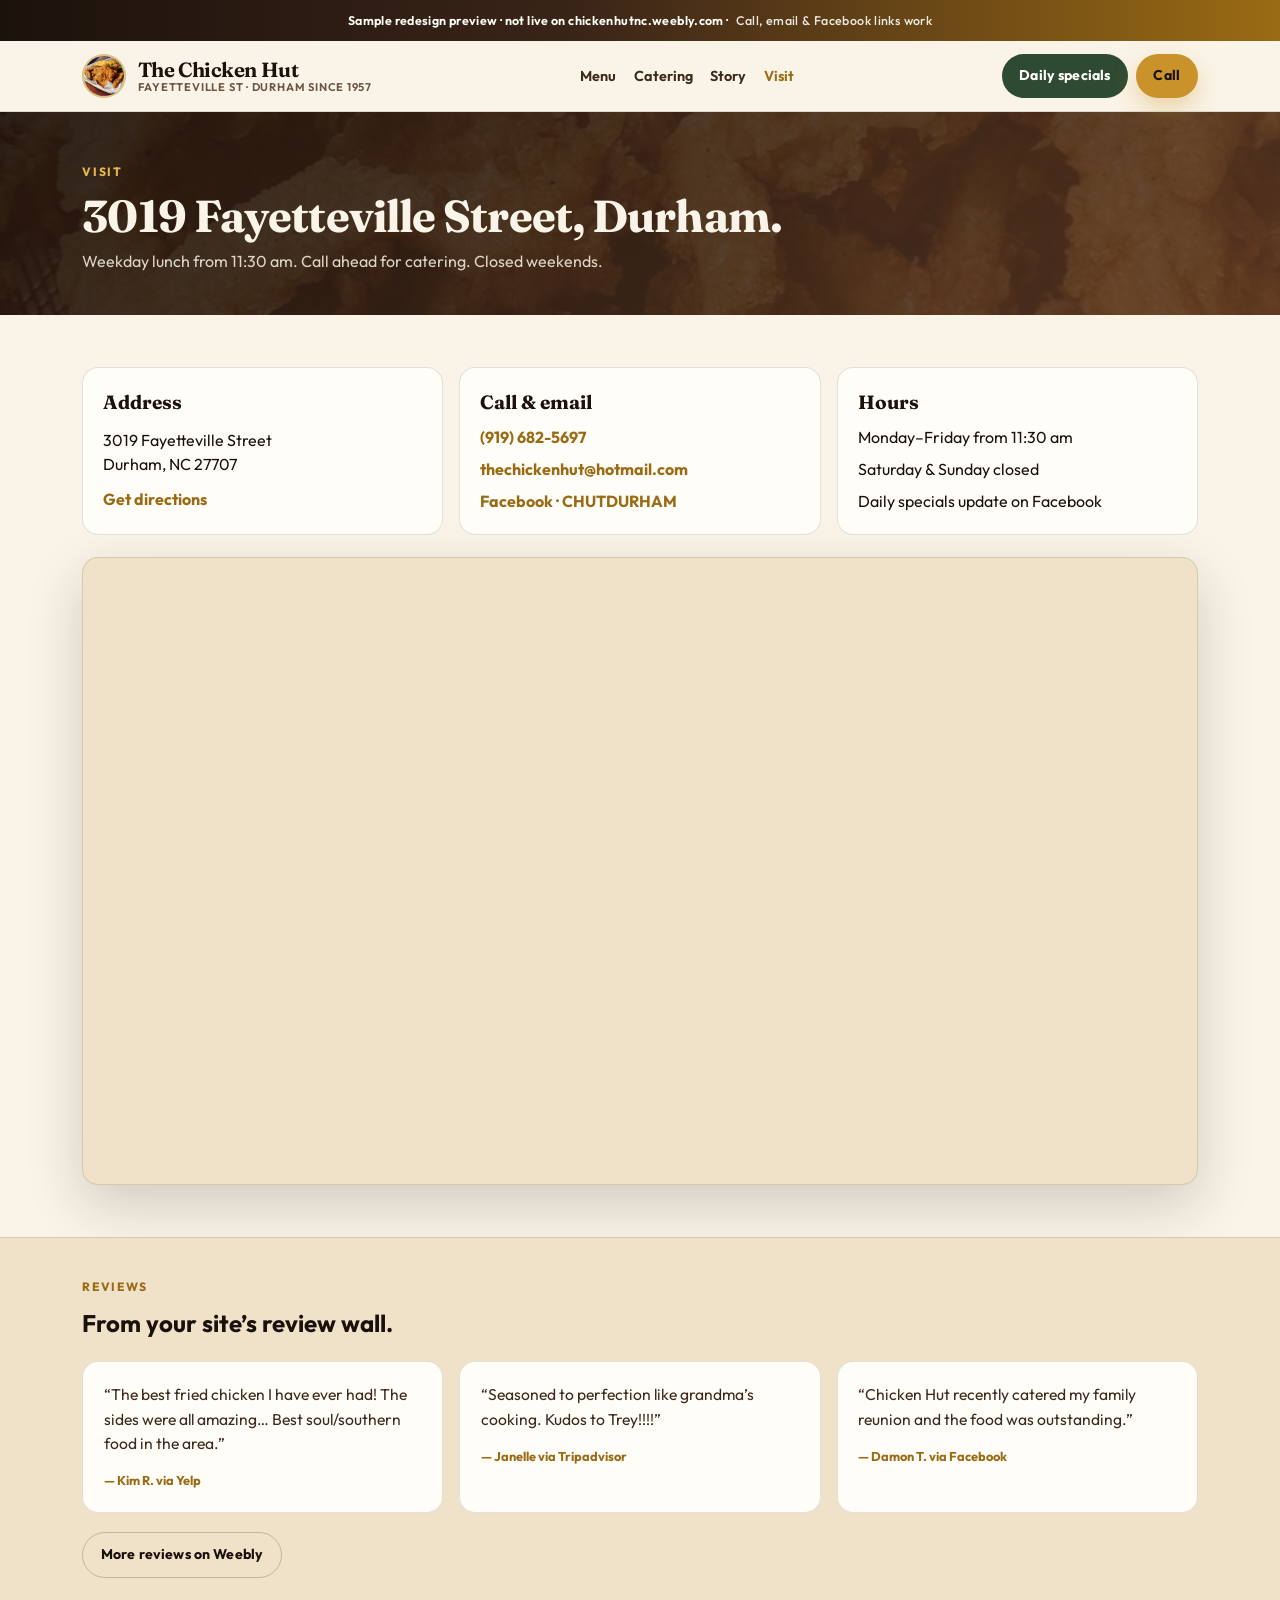
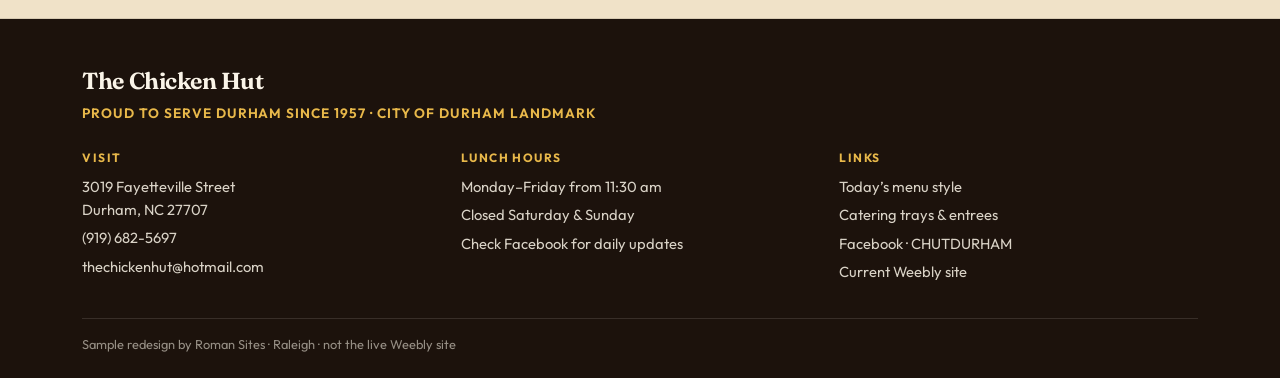
<file: visit.html>
<!DOCTYPE html>
<html lang="en">
<head>
  <meta charset="utf-8" />
  <meta name="viewport" content="width=device-width, initial-scale=1" />
  <title>Visit · The Chicken Hut Durham</title>
  <meta name="description" content="Hours, map, and contact for The Chicken Hut, 3019 Fayetteville Street, Durham." />
  <link rel="preconnect" href="https://fonts.googleapis.com" />
  <link rel="preconnect" href="https://fonts.gstatic.com" crossorigin />
  <link href="https://fonts.googleapis.com/css2?family=Fraunces:opsz,wght@9..144,500;9..144,650;9..144,700&family=Outfit:wght@400;500;600;700;800&display=swap" rel="stylesheet" />
  <link rel="stylesheet" href="assets/styles.css" />
</head>
<body>
  <div class="preview-banner" role="status">Sample redesign preview · not live on chickenhutnc.weebly.com · <span>Call, email &amp; Facebook links work</span></div>
  <header class="site-header">
    <div class="nav-inner">
      <a class="brand" href="index.html">
        <img class="brand-mark" src="assets/logo-mark.png" alt="The Chicken Hut logo" width="44" height="44" />
        <span class="brand-text"><span class="brand-name">The Chicken Hut</span><span class="brand-tag">Fayetteville St · Durham since 1957</span></span>
      </a>
      <nav class="nav-links" aria-label="Primary">
        <a href="menu.html">Menu</a>
        <a href="catering.html">Catering</a>
        <a href="story.html">Story</a>
        <a href="visit.html" aria-current="page">Visit</a>
      </nav>
      <div class="nav-ctas">
        <a class="btn btn-secondary" href="https://www.facebook.com/CHUTDURHAM" target="_blank" rel="noopener">Daily specials</a>
        <a class="btn btn-primary" href="tel:9196825697">Call</a>
        <button class="nav-toggle" type="button" data-nav-toggle aria-expanded="false" aria-controls="mobile-nav" aria-label="Open menu"><span></span></button>
      </div>
    </div>
    <div class="mobile-panel" id="mobile-nav" data-mobile-panel>
      <a href="menu.html">Menu</a>
      <a href="catering.html">Catering</a>
      <a href="story.html">Story</a>
      <a href="visit.html">Visit</a>
      <a href="https://www.facebook.com/CHUTDURHAM" target="_blank" rel="noopener">Facebook specials</a>
      <a href="mailto:thechickenhut@hotmail.com">thechickenhut@hotmail.com</a>
      <div class="mobile-ctas">
        <a class="btn btn-secondary" href="https://www.facebook.com/CHUTDURHAM" target="_blank" rel="noopener">Facebook</a>
        <a class="btn btn-primary" href="tel:9196825697">Call</a>
      </div>
    </div>
  </header>

<main>
  <header class="page-hero"><div class="page-hero-inner">
    <p class="section-kicker" style="color:var(--amber)">Visit</p>
    <h1>3019 Fayetteville Street, Durham.</h1>
    <p>Weekday lunch from 11:30 am. Call ahead for catering. Closed weekends.</p>
  </div></header>
  <section class="section"><div class="section-inner">
    <div class="info-cards">
      <div class="info-card">
        <h3>Address</h3>
        <p>3019 Fayetteville Street<br>Durham, NC 27707</p>
        <a href="https://www.google.com/maps/dir/?api=1&destination=3019%20Fayetteville%20Street%20Durham%20NC%2027707" target="_blank" rel="noopener">Get directions</a>
      </div>
      <div class="info-card">
        <h3>Call &amp; email</h3>
        <a href="tel:9196825697">(919) 682-5697</a>
        <a href="mailto:thechickenhut@hotmail.com">thechickenhut@hotmail.com</a>
        <a href="https://www.facebook.com/CHUTDURHAM" target="_blank" rel="noopener">Facebook · CHUTDURHAM</a>
      </div>
      <div class="info-card">
        <h3>Hours</h3>
        <p>Monday–Friday from 11:30 am</p>
        <p>Saturday &amp; Sunday closed</p>
        <p>Daily specials update on Facebook</p>
      </div>
    </div>
    <div class="map-embed" style="margin-top:1.4rem">
      <iframe title="Map to The Chicken Hut" loading="lazy" referrerpolicy="no-referrer-when-downgrade" src="https://maps.google.com/maps?q=3019%20Fayetteville%20Street%20Durham%20NC%2027707&amp;output=embed"></iframe>
    </div>
  </div></section>
  <section class="quote-band">
    <div class="section-inner">
      <p class="section-kicker">Reviews</p>
      <h2 style="margin-bottom:1.2rem">From your site’s review wall.</h2>
      <div class="quote-grid">
        <blockquote class="quote-card"><p>“The best fried chicken I have ever had! The sides were all amazing… Best soul/southern food in the area.”</p><cite>— Kim R. via Yelp</cite></blockquote>
        <blockquote class="quote-card"><p>“Seasoned to perfection like grandma’s cooking. Kudos to Trey!!!!”</p><cite>— Janelle via Tripadvisor</cite></blockquote>
        <blockquote class="quote-card"><p>“Chicken Hut recently catered my family reunion and the food was outstanding.”</p><cite>— Damon T. via Facebook</cite></blockquote>
      </div>
      <p style="margin-top:1.2rem"><a class="btn btn-ghost" href="https://chickenhutnc.weebly.com/reviews.html" target="_blank" rel="noopener">More reviews on Weebly</a></p>
    </div>
  </section>

</main>
  <footer class="site-footer">
    <div class="footer-inner">
      <div class="footer-brand">
        <div class="brand-name">The Chicken Hut</div>
        <div class="brand-tag">Proud to serve Durham since 1957 · City of Durham Landmark</div>
      </div>
      <div class="footer-cols">
        <div>
          <h4>Visit</h4>
          <p>3019 Fayetteville Street<br>Durham, NC 27707</p>
          <a href="tel:9196825697">(919) 682-5697</a>
          <a href="mailto:thechickenhut@hotmail.com">thechickenhut@hotmail.com</a>
        </div>
        <div>
          <h4>Lunch hours</h4>
          <p>Monday–Friday from 11:30 am</p>
          <p>Closed Saturday &amp; Sunday</p>
          <p>Check Facebook for daily updates</p>
        </div>
        <div>
          <h4>Links</h4>
          <a href="menu.html">Today’s menu style</a>
          <a href="catering.html">Catering trays &amp; entrees</a>
          <a href="https://www.facebook.com/CHUTDURHAM" target="_blank" rel="noopener">Facebook · CHUTDURHAM</a>
          <a href="https://chickenhutnc.weebly.com/" target="_blank" rel="noopener">Current Weebly site</a>
        </div>
      </div>
      <div class="footer-bottom">Sample redesign by Roman Sites · Raleigh · not the live Weebly site</div>
    </div>
  </footer>
  <script src="assets/site.js"></script>
</body>
</html>
</file>
<file: assets/styles.css>
/* The Chicken Hut — Durham soul-food landmark preview (unique) */
:root {
  --gold: #c9922a;
  --gold-deep: #9a6b14;
  --amber: #e8b84a;
  --fried: #d4781f;
  --espresso: #1c120c;
  --wood: #3a2418;
  --bark: #5c3a24;
  --cream: #faf4e8;
  --biscuit: #f0e2c8;
  --gravy: #e6d5b5;
  --ink: #1a110c;
  --ink-soft: #3d2a1c;
  --muted: #6e5644;
  --collard: #2f4a32;
  --collard-deep: #1c3320;
  --white: #fffdf8;
  --border: rgba(28, 18, 12, 0.12);
  --banner-h: 2.55rem;
  --nav-h: 4.4rem;
  --max: 72rem;
  --radius: 16px;
  --font-display: "Fraunces", "Iowan Old Style", Georgia, serif;
  --font-body: "Outfit", "Avenir Next", "Segoe UI", system-ui, sans-serif;
  --ease: cubic-bezier(0.22, 1, 0.36, 1);
  --shadow: 0 20px 55px rgba(28, 18, 12, 0.18);
}

*, *::before, *::after { box-sizing: border-box; margin: 0; padding: 0; }
html { scroll-behavior: smooth; }
body {
  font-family: var(--font-body);
  color: var(--ink);
  background: var(--cream);
  line-height: 1.55;
  -webkit-font-smoothing: antialiased;
}
img { max-width: 100%; display: block; }
a { color: inherit; text-decoration: none; }
ul { list-style: none; }
button { font: inherit; border: 0; background: none; cursor: pointer; color: inherit; }

.preview-banner {
  position: sticky; top: 0; z-index: 1000;
  min-height: var(--banner-h);
  display: flex; align-items: center; justify-content: center; gap: .45rem; flex-wrap: wrap;
  padding: .55rem 1rem;
  background: linear-gradient(90deg, var(--espresso), var(--wood) 45%, var(--gold-deep));
  color: var(--white);
  font-size: .78rem; font-weight: 650; letter-spacing: .03em; text-align: center;
}
.preview-banner span { opacity: .9; font-weight: 500; }

.site-header {
  position: sticky; top: var(--banner-h); z-index: 900;
  background: rgba(250, 244, 232, 0.93);
  backdrop-filter: blur(14px); -webkit-backdrop-filter: blur(14px);
  border-bottom: 1px solid var(--border);
}
.nav-inner {
  max-width: var(--max); margin: 0 auto; height: var(--nav-h);
  padding: 0 1.15rem; display: flex; align-items: center; justify-content: space-between; gap: 1rem;
}
.brand { display: flex; align-items: center; gap: .7rem; min-width: 0; }
.brand-mark {
  width: 44px; height: 44px; border-radius: 50%;
  object-fit: cover; border: 2px solid rgba(201,146,42,.45); background: var(--biscuit);
}
.brand-text { display: flex; flex-direction: column; line-height: 1.1; }
.brand-name { font-family: var(--font-display); font-size: 1.28rem; color: var(--espresso); letter-spacing: -.02em; font-weight: 650; }
.brand-tag { font-size: .7rem; color: var(--muted); font-weight: 650; letter-spacing: .07em; text-transform: uppercase; }
.nav-links { display: none; gap: 1.1rem; align-items: center; font-size: .9rem; font-weight: 650; }
.nav-links a { color: var(--ink-soft); }
.nav-links a:hover, .nav-links a[aria-current="page"] { color: var(--gold-deep); }
.nav-ctas { display: flex; align-items: center; gap: .5rem; }
.nav-toggle {
  width: 42px; height: 42px; display: inline-flex; align-items: center; justify-content: center;
  border-radius: 11px; border: 1px solid var(--border); background: var(--white);
}
.nav-toggle span, .nav-toggle span::before, .nav-toggle span::after {
  display: block; width: 18px; height: 2px; background: var(--ink); position: relative; border-radius: 2px;
}
.nav-toggle span::before, .nav-toggle span::after { content: ""; position: absolute; left: 0; }
.nav-toggle span::before { top: -6px; }
.nav-toggle span::after { top: 6px; }
.mobile-panel {
  display: none; flex-direction: column; gap: .35rem; padding: .5rem 1.15rem 1.15rem;
  border-top: 1px solid var(--border); background: var(--cream);
}
.mobile-panel.open { display: flex; }
.mobile-panel a {
  padding: .75rem .85rem; border-radius: 10px; font-weight: 650; color: var(--ink-soft);
}
.mobile-panel a:hover { background: var(--biscuit); color: var(--gold-deep); }
.mobile-ctas { display: grid; grid-template-columns: 1fr 1fr; gap: .55rem; margin-top: .4rem; }

.btn {
  display: inline-flex; align-items: center; justify-content: center; gap: .4rem;
  padding: .7rem 1.1rem; border-radius: 999px; font-weight: 700; font-size: .88rem;
  letter-spacing: .01em; transition: transform .2s var(--ease), box-shadow .2s var(--ease), background .2s;
  white-space: nowrap;
}
.btn:hover { transform: translateY(-1px); }
.btn-primary { background: var(--gold); color: var(--espresso); box-shadow: 0 10px 24px rgba(201,146,42,.35); }
.btn-primary:hover { background: var(--amber); }
.btn-secondary { background: var(--collard); color: var(--white); }
.btn-secondary:hover { background: var(--collard-deep); }
.btn-ghost {
  background: transparent; color: var(--ink); border: 1.5px solid rgba(28,18,12,.22);
}
.btn-ghost:hover { border-color: var(--gold-deep); color: var(--gold-deep); }
.btn-lg { padding: .92rem 1.4rem; font-size: .95rem; }
.btn-on-dark.btn-ghost { color: var(--cream); border-color: rgba(250,244,232,.42); }
.btn-on-dark.btn-ghost:hover { background: rgba(255,255,255,.08); border-color: var(--cream); }

.hero {
  position: relative; min-height: min(86vh, 780px);
  display: grid; align-items: end; color: var(--cream); overflow: hidden;
}
.hero-media { position: absolute; inset: 0; }
.hero-media img { width: 100%; height: 100%; object-fit: cover; object-position: center 30%; }
.hero-shade {
  position: absolute; inset: 0;
  background:
    linear-gradient(180deg, rgba(28,18,12,.25) 0%, rgba(28,18,12,.15) 35%, rgba(28,18,12,.88) 100%),
    radial-gradient(ellipse at 20% 20%, rgba(201,146,42,.28), transparent 50%);
}
.hero-content {
  position: relative; z-index: 2; max-width: var(--max); margin: 0 auto; width: 100%;
  padding: 3.5rem 1.15rem 2.75rem;
}
.eyebrow {
  display: inline-flex; align-items: center; gap: .5rem;
  font-size: .78rem; font-weight: 700; letter-spacing: .12em; text-transform: uppercase;
  color: var(--amber); margin-bottom: .85rem;
}
.hero h1 {
  font-family: var(--font-display); font-weight: 650; font-size: clamp(2.2rem, 5.5vw, 3.7rem);
  line-height: 1.05; letter-spacing: -.03em; max-width: 14ch; margin-bottom: 1rem;
}
.hero-lead { font-size: 1.08rem; max-width: 38rem; color: rgba(250,244,232,.9); margin-bottom: 1.4rem; }
.hero-actions { display: flex; flex-wrap: wrap; gap: .65rem; }

.hours-strip {
  background: var(--espresso); color: var(--cream); border-bottom: 3px solid var(--gold);
}
.hours-strip-inner {
  max-width: var(--max); margin: 0 auto; padding: 1.15rem 1.15rem;
  display: grid; gap: 1rem;
}
.hours-label {
  font-size: .72rem; font-weight: 700; letter-spacing: .14em; text-transform: uppercase; color: var(--amber);
}
.hours-grid { display: grid; gap: .35rem .9rem; grid-template-columns: repeat(auto-fit, minmax(140px, 1fr)); }
.hours-grid strong { display: block; font-size: .78rem; color: var(--amber); font-weight: 700; letter-spacing: .04em; }
.hours-note { margin-top: .55rem; font-size: .9rem; color: rgba(250,244,232,.78); }
.hours-note a { color: var(--amber); text-decoration: underline; text-underline-offset: 2px; }

.section { padding: 3.25rem 0; }
.section-alt { background: linear-gradient(180deg, var(--biscuit), var(--cream)); }
.section-dark { background: var(--wood); color: var(--cream); }
.section-inner { max-width: var(--max); margin: 0 auto; padding: 0 1.15rem; }
.section-kicker {
  font-size: .75rem; font-weight: 750; letter-spacing: .14em; text-transform: uppercase;
  color: var(--gold-deep); margin-bottom: .55rem;
}
.section-dark .section-kicker { color: var(--amber); }
.section h2 {
  font-family: var(--font-display); font-size: clamp(1.7rem, 3.4vw, 2.45rem);
  line-height: 1.12; letter-spacing: -.02em; max-width: 18ch; margin-bottom: .75rem;
}
.section-lead { max-width: 40rem; color: var(--muted); font-size: 1.05rem; margin-bottom: 1.5rem; }
.section-dark .section-lead { color: rgba(250,244,232,.78); }

.photo-mosaic-grid {
  display: grid; gap: .75rem;
  grid-template-columns: repeat(2, 1fr);
}
@media (min-width: 720px) {
  .photo-mosaic-grid { grid-template-columns: repeat(4, 1fr); grid-template-rows: 180px 180px; }
  .photo-mosaic-grid .tile:nth-child(1) { grid-column: span 2; grid-row: span 2; }
}
.tile {
  position: relative; border-radius: var(--radius); overflow: hidden; min-height: 150px;
  box-shadow: var(--shadow);
}
.tile img { width: 100%; height: 100%; object-fit: cover; position: absolute; inset: 0; }
.tile-caption {
  position: absolute; left: .75rem; bottom: .75rem; z-index: 2;
  background: rgba(28,18,12,.72); color: var(--cream);
  padding: .35rem .65rem; border-radius: 999px; font-size: .75rem; font-weight: 700;
}

.feature-grid {
  display: grid; gap: 1rem; grid-template-columns: repeat(auto-fit, minmax(220px, 1fr));
}
.feature-card {
  background: var(--white); border: 1px solid var(--border); border-radius: var(--radius);
  padding: 1.25rem; box-shadow: 0 10px 30px rgba(28,18,12,.06);
}
.feature-card h3 {
  font-family: var(--font-display); font-size: 1.25rem; margin-bottom: .4rem; color: var(--espresso);
}
.feature-card p { color: var(--muted); font-size: .95rem; }
.feature-card a { color: var(--gold-deep); font-weight: 700; display: inline-block; margin-top: .7rem; }

.split {
  display: grid; gap: 1.5rem; align-items: center;
}
@media (min-width: 860px) {
  .split { grid-template-columns: 1.05fr .95fr; gap: 2.25rem; }
  .split.reverse { direction: rtl; }
  .split.reverse > * { direction: ltr; }
}
.split-media { border-radius: calc(var(--radius) + 4px); overflow: hidden; box-shadow: var(--shadow); min-height: 280px; }
.split-media img { width: 100%; height: 100%; object-fit: cover; min-height: 280px; }

.quote-band {
  background: var(--biscuit); border-top: 1px solid var(--border); border-bottom: 1px solid var(--border);
  padding: 2.5rem 0;
}
.quote-grid { display: grid; gap: 1rem; grid-template-columns: repeat(auto-fit, minmax(240px, 1fr)); }
.quote-card {
  background: var(--white); border-radius: var(--radius); padding: 1.25rem 1.3rem;
  border: 1px solid var(--border);
}
.quote-card p { font-size: .98rem; color: var(--ink-soft); margin-bottom: .75rem; }
.quote-card cite { font-style: normal; font-size: .8rem; font-weight: 700; color: var(--gold-deep); }

.page-hero {
  background:
    linear-gradient(135deg, rgba(28,18,12,.92), rgba(92,58,36,.85)),
    url("hero-plate.jpg") center/cover;
  color: var(--cream); padding: 3.2rem 0 2.6rem;
}
.page-hero-inner { max-width: var(--max); margin: 0 auto; padding: 0 1.15rem; }
.page-hero h1 {
  font-family: var(--font-display); font-size: clamp(1.9rem, 4vw, 2.8rem);
  line-height: 1.1; letter-spacing: -.02em; margin-bottom: .55rem;
}
.page-hero p { max-width: 38rem; color: rgba(250,244,232,.85); }
.page-hero a { color: var(--amber); text-decoration: underline; text-underline-offset: 2px; }

.menu-tabs {
  display: flex; flex-wrap: wrap; gap: .45rem; margin-bottom: 1.4rem;
}
.menu-tab {
  padding: .55rem 1rem; border-radius: 999px; font-weight: 700; font-size: .85rem;
  background: var(--white); border: 1px solid var(--border); color: var(--ink-soft);
}
.menu-tab[aria-selected="true"] {
  background: var(--espresso); color: var(--cream); border-color: var(--espresso);
}
.menu-section { margin-bottom: 1.6rem; }
.menu-section h3 {
  font-family: var(--font-display); font-size: 1.35rem; margin-bottom: .75rem;
  padding-bottom: .45rem; border-bottom: 2px solid var(--gold);
}
.menu-list { display: grid; gap: .65rem; }
.menu-item {
  display: grid; gap: .15rem; padding: .85rem 1rem; background: var(--white);
  border-radius: 12px; border: 1px solid var(--border);
}
.menu-item h4 { font-size: 1rem; font-weight: 700; color: var(--espresso); }
.menu-item p { font-size: .88rem; color: var(--muted); }
.menu-note {
  margin-top: 1rem; padding: 1rem 1.1rem; border-radius: 12px;
  background: rgba(201,146,42,.12); border: 1px solid rgba(201,146,42,.28);
  font-size: .92rem; color: var(--ink-soft);
}
.menu-note a { color: var(--gold-deep); font-weight: 700; text-decoration: underline; text-underline-offset: 2px; }

.day-grid {
  display: grid; gap: .85rem; grid-template-columns: repeat(auto-fit, minmax(240px, 1fr));
}
.day-card {
  background: var(--white); border: 1px solid var(--border); border-radius: var(--radius);
  overflow: hidden;
}
.day-card header {
  background: var(--espresso); color: var(--cream); padding: .75rem 1rem;
  font-family: var(--font-display); font-size: 1.15rem;
}
.day-card ul { padding: .85rem 1rem 1.05rem; }
.day-card li {
  padding: .35rem 0; border-bottom: 1px dashed rgba(28,18,12,.1); font-size: .92rem; color: var(--ink-soft);
}
.day-card li:last-child { border-bottom: 0; }
.day-card .famous {
  color: var(--gold-deep); font-weight: 700; font-size: .82rem; letter-spacing: .02em;
}

.cater-grid {
  display: grid; gap: .75rem; grid-template-columns: repeat(auto-fit, minmax(180px, 1fr));
}
.cater-chip {
  background: var(--white); border: 1px solid var(--border); border-radius: 12px;
  padding: .85rem 1rem; font-weight: 650; color: var(--ink-soft); text-align: center;
}

.info-cards {
  display: grid; gap: 1rem; grid-template-columns: repeat(auto-fit, minmax(220px, 1fr));
}
.info-card {
  background: var(--white); border: 1px solid var(--border); border-radius: var(--radius);
  padding: 1.25rem; display: grid; gap: .45rem;
}
.info-card h3 { font-family: var(--font-display); font-size: 1.2rem; color: var(--espresso); }
.info-card a { color: var(--gold-deep); font-weight: 700; }
.map-embed {
  border-radius: var(--radius); overflow: hidden; border: 1px solid var(--border);
  box-shadow: var(--shadow); aspect-ratio: 16/9; background: var(--biscuit);
}
.map-embed iframe { width: 100%; height: 100%; border: 0; }

.story-timeline { display: grid; gap: 1rem; }
.story-step {
  display: grid; gap: .35rem; padding: 1.1rem 1.2rem; background: var(--white);
  border-left: 4px solid var(--gold); border-radius: 0 12px 12px 0; border: 1px solid var(--border); border-left-width: 4px;
}
.story-step strong { color: var(--gold-deep); font-size: .8rem; letter-spacing: .08em; text-transform: uppercase; }

.site-footer {
  background: var(--espresso); color: rgba(250,244,232,.85); padding: 2.75rem 0 1.5rem;
}
.footer-inner { max-width: var(--max); margin: 0 auto; padding: 0 1.15rem; }
.footer-brand { margin-bottom: 1.5rem; }
.footer-brand .brand-name { font-family: var(--font-display); font-size: 1.45rem; color: var(--cream); }
.footer-brand .brand-tag { color: var(--amber); font-size: .85rem; margin-top: .25rem; }
.footer-cols {
  display: grid; gap: 1.25rem; grid-template-columns: repeat(auto-fit, minmax(180px, 1fr));
  margin-bottom: 1.75rem;
}
.footer-cols h4 {
  font-size: .75rem; letter-spacing: .12em; text-transform: uppercase; color: var(--amber); margin-bottom: .55rem;
}
.footer-cols a, .footer-cols p { display: block; margin-bottom: .35rem; font-size: .92rem; }
.footer-cols a:hover { color: var(--amber); }
.footer-bottom {
  border-top: 1px solid rgba(250,244,232,.12); padding-top: 1rem;
  font-size: .8rem; color: rgba(250,244,232,.55);
}

@media (min-width: 880px) {
  .nav-links { display: flex; }
  .nav-toggle { display: none; }
  .hours-strip-inner { grid-template-columns: auto 1fr; align-items: center; }
}
</file>
